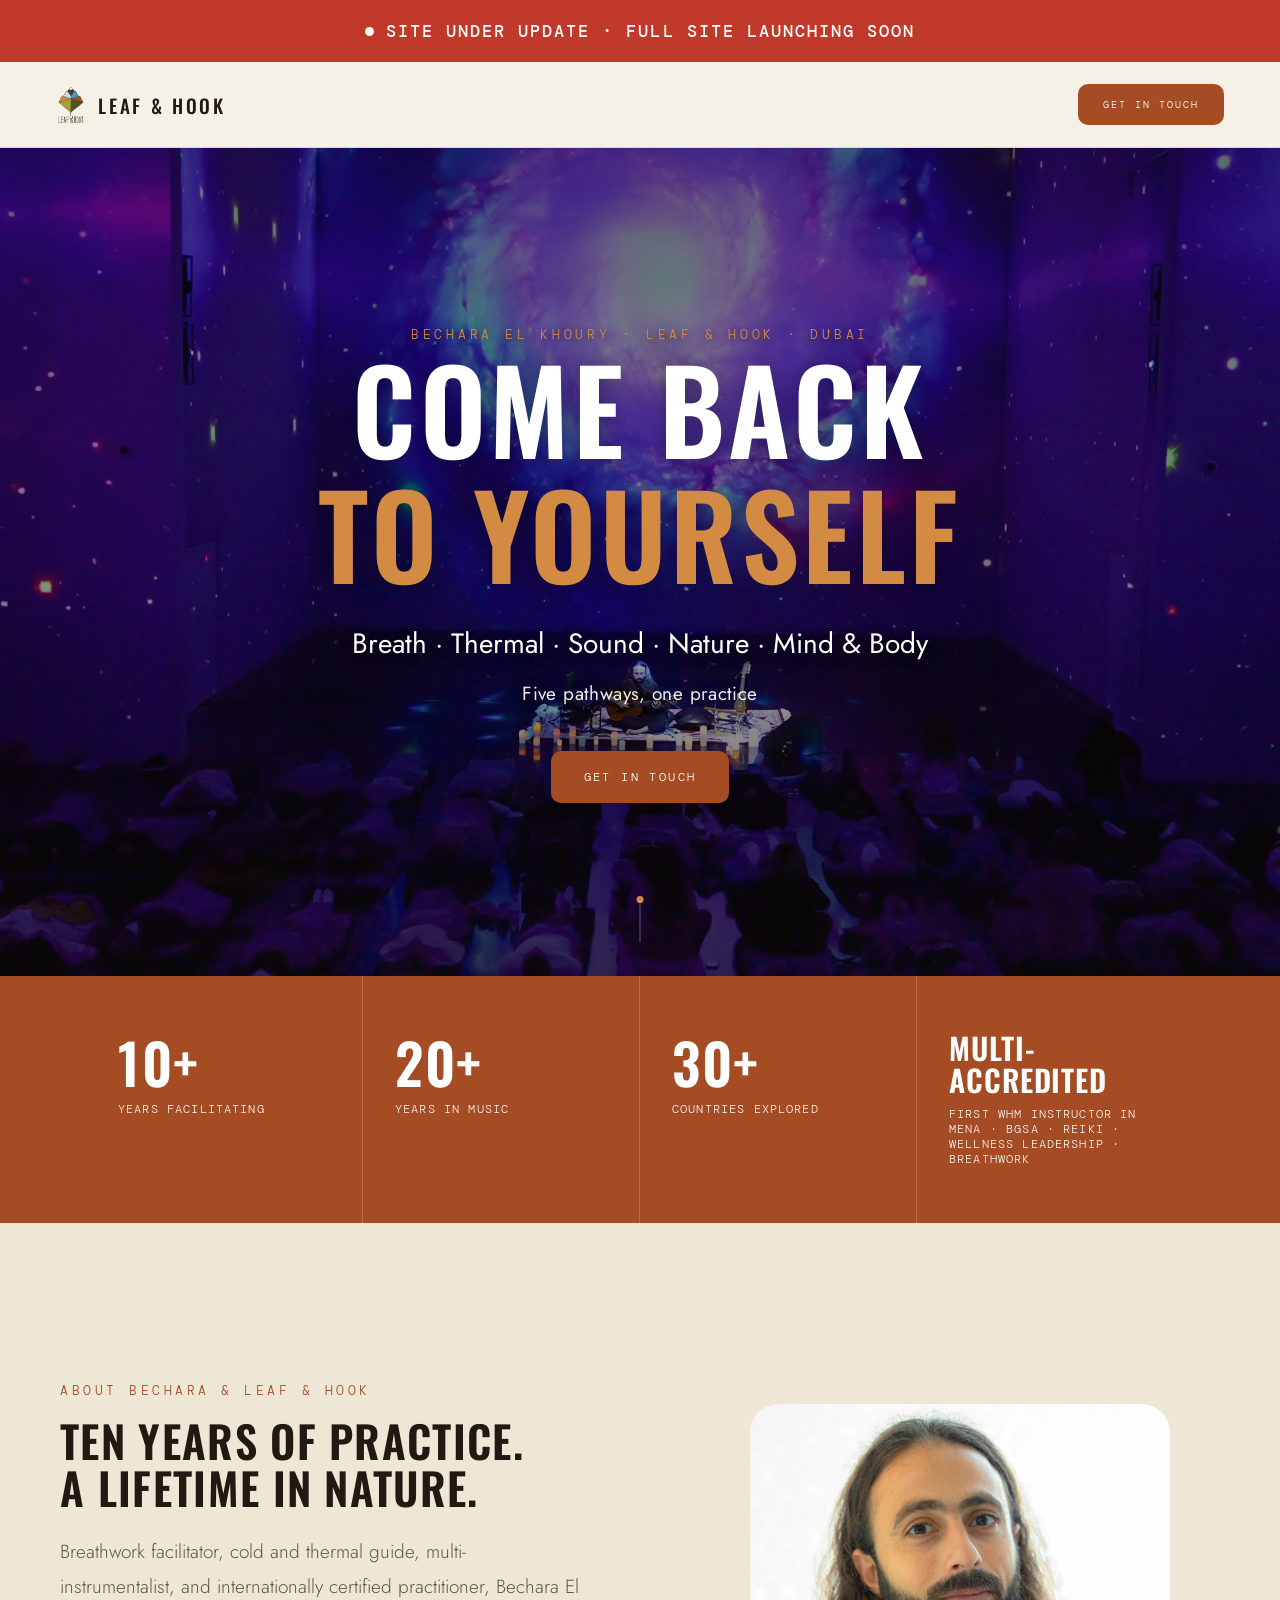
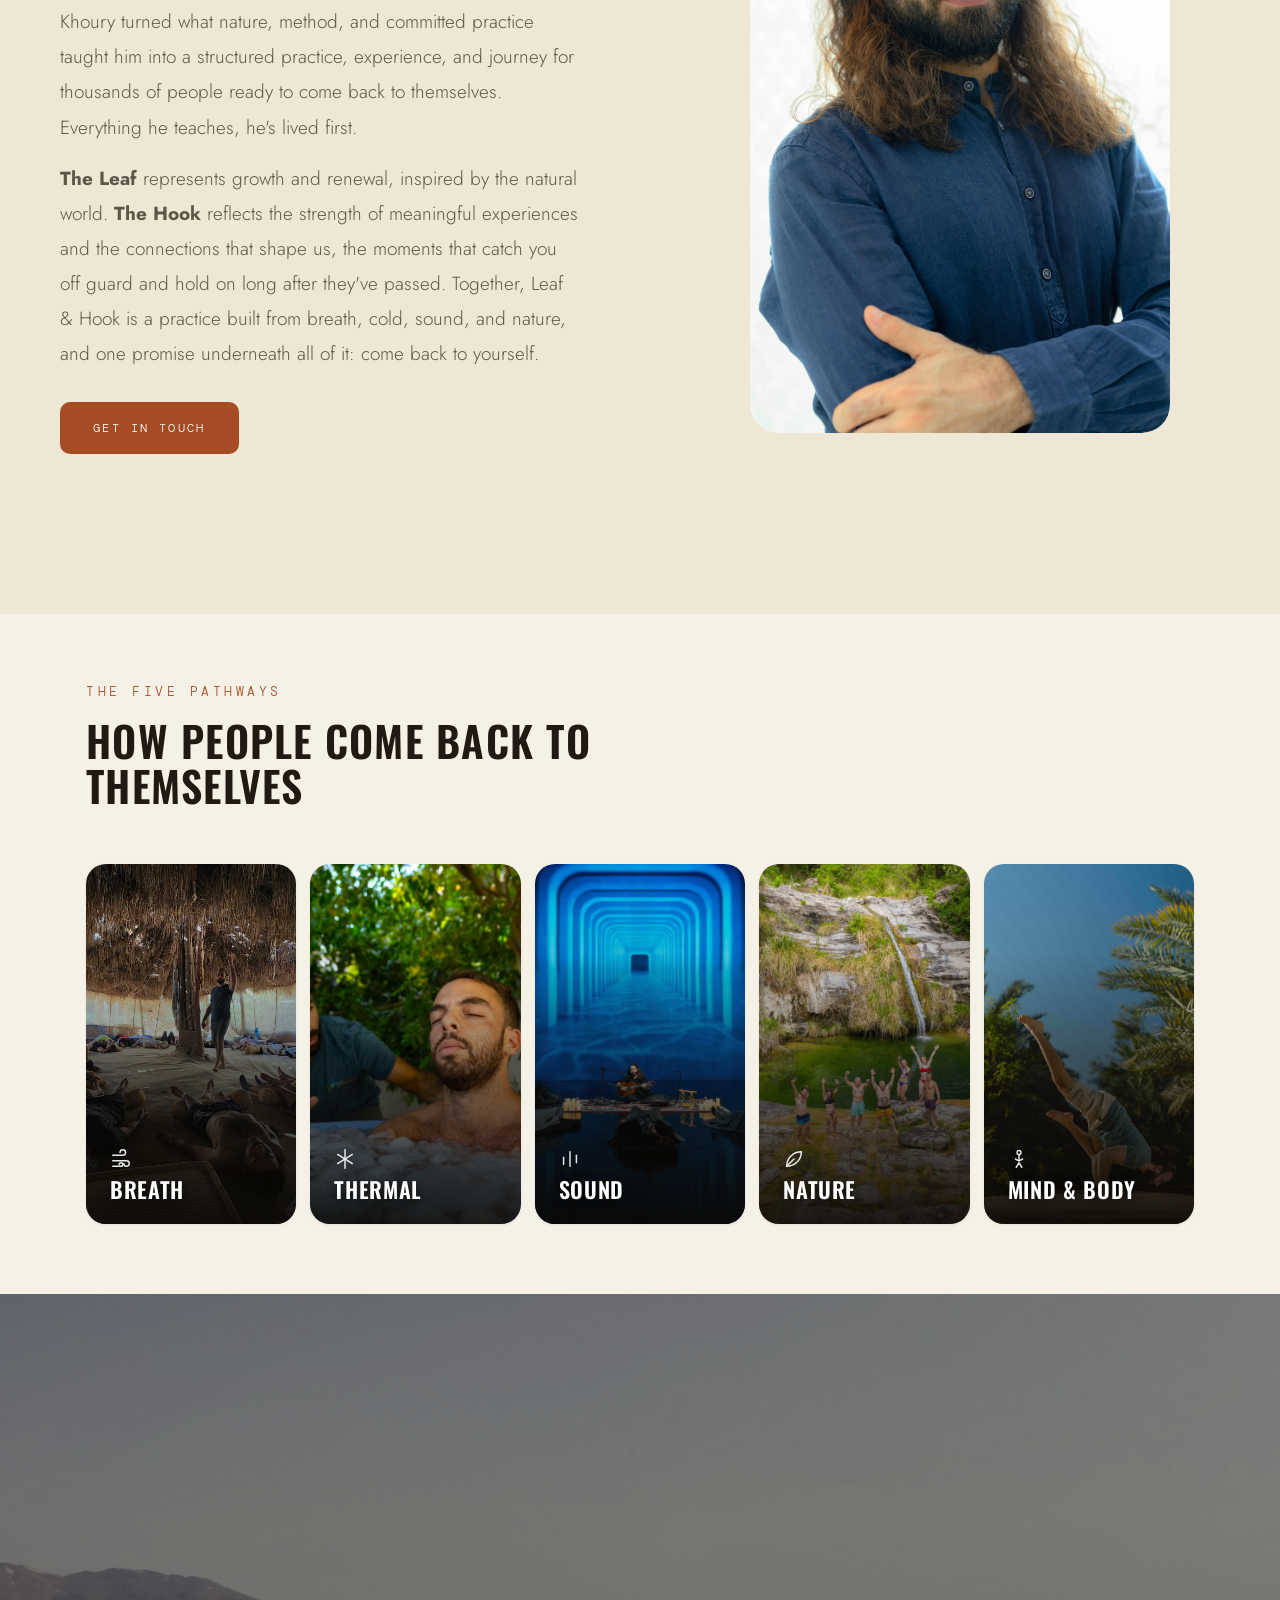
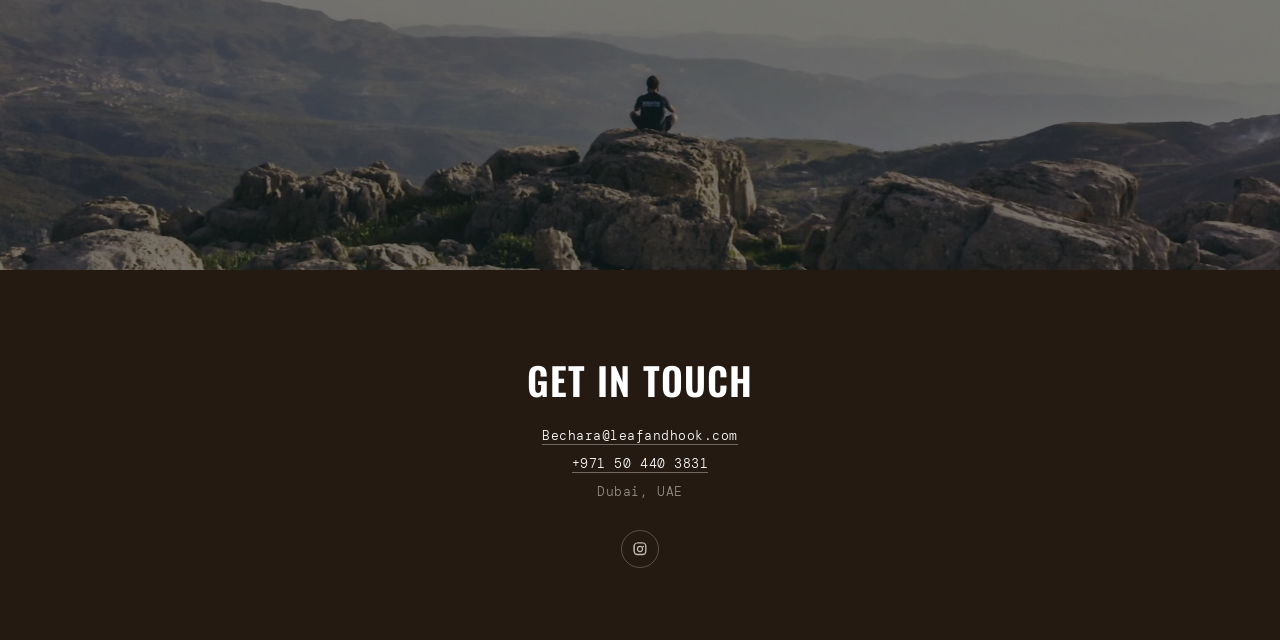
<file: index.html>
<!DOCTYPE html>
<html lang="en">
<head>
<meta charset="UTF-8">
<meta name="viewport" content="width=device-width, initial-scale=1.0">
<title>Leaf &amp; Hook | Bechara El Khoury - Dubai</title>
<meta name="description" content="Leaf & Hook - breathwork, thermal, sound, and nature-based coaching with Bechara El Khoury in Dubai. Full site coming soon.">
<meta name="robots" content="noindex">
<link rel="icon" type="image/png" href="favicon.png">
<link rel="apple-touch-icon" href="favicon.png">
<link rel="stylesheet" href="styles.css">
<style>
 .update-bar{background:#c0392b;color:#fff;text-align:center;padding:20px 20px;font-family:'DM Mono',monospace;font-size:17px;font-weight:500;letter-spacing:.12em;text-transform:uppercase;display:flex;align-items:center;justify-content:center;gap:12px}
 .update-bar::before{content:'';width:9px;height:9px;border-radius:50%;background:#fff;flex:0 0 9px}
 .path-grid a.path-card{cursor:default}
 .path-grid .tile-arrow{display:none}
 .contact-band{background:var(--brown-deep);color:#fff;padding:90px 0;text-align:center}
 .contact-band .disp{color:#fff;font-size:clamp(26px,3.4vw,38px);margin-bottom:26px}
 .contact-links{display:flex;flex-direction:column;gap:10px;align-items:center;margin-bottom:30px;font-family:'DM Mono',monospace;font-size:13px;letter-spacing:.04em}
 .contact-links a{color:#fff;border-bottom:1px solid rgba(255,255,255,.35)}
 .contact-links a:hover{border-color:#fff}
 .contact-links span{color:rgba(246,241,230,.55)}
 .hero-slideshow{position:absolute;inset:-12% 0}
 .hero-slide{position:absolute;inset:0;opacity:0;transition:opacity 1.8s ease;background-image:
   var(--img,none),
   radial-gradient(ellipse at 30% 20%, rgba(64,153,211,.35), transparent 55%),
   radial-gradient(ellipse at 75% 75%, rgba(165,76,36,.32), transparent 55%),
   linear-gradient(160deg, #2c2410 0%, #1c1710 55%, #241a12 100%);
   background-size:cover,auto,auto,auto;background-position:center}
 .hero-slide.active{opacity:1}
 .hero-pathways{font-family:'Jost',sans-serif;font-weight:400;font-size:clamp(20px,2.6vw,28px);color:#fff;margin:24px auto 6px;max-width:700px;text-shadow:0 2px 12px rgba(0,0,0,.5)}
 .hero-sub{margin-top:0}
 #bechara-portrait.about-photo{aspect-ratio:2500/3743;height:auto;width:100%;max-width:420px;margin:0 auto;clip-path:none;border-radius:28px;overflow:hidden}
 #bechara-portrait .about-photo-bg{background-size:cover;background-position:center;border-radius:28px}
 @media (max-width:960px){
   #bechara-portrait.about-photo{max-width:340px}
 }
</style>
</head>
<body>

<div class="update-bar">Site Under Update &middot; Full Site Launching Soon</div>

<nav class="nav" id="nav">
 <a href="#" class="brand" aria-label="Leaf and Hook">
  <img src="leaf-hook-logo.png" alt="Leaf & Hook logo">
  <span>Leaf &amp; Hook</span>
 </a>
 <div class="nav-right">
  <a href="#contact" class="btn btn-solid btn-sm">Get In Touch</a>
 </div>
</nav>

<header class="hero">
 <div class="hero-slideshow" id="heroMedia">
  <div class="hero-slide active" style="--img:url('images/prana-toda-1.jpg')"></div>
  <div class="hero-slide" style="--img:url('images/dsc01157-1.jpg')"></div>
  <div class="hero-slide" style="--img:url('images/img-3690-1.jpg')"></div>
  <div class="hero-slide" style="--img:url('images/prana-toda-2.jpeg')"></div>
  <div class="hero-slide" style="--img:url('images/dji-0407-1.jpg')"></div>
  <div class="hero-slide" style="--img:url('images/img-1142.jpeg')"></div>
  <div class="hero-slide" style="--img:url('images/dsc03515.jpeg')"></div>
  <div class="hero-slide" style="--img:url('images/screenshot-2019-01-15.jpg')"></div>
 </div>
 <div class="hero-scrim"></div>
 <div class="hero-content">
  <span class="hero-eyebrow">Bechara El Khoury &middot; Leaf &amp; Hook &middot; Dubai</span>
  <h1 class="disp">Come Back<br><span class="line2">To Yourself</span></h1>
  <p class="hero-pathways">Breath &middot; Thermal &middot; Sound &middot; Nature &middot; Mind &amp; Body</p>
  <p class="hero-sub">Five pathways, one practice</p>
  <div class="hero-btns">
   <a href="#contact" class="btn btn-solid">Get In Touch</a>
  </div>
 </div>
 <div class="scroll-cue"></div>
</header>

<div class="stat-band">
 <div class="wrap stat-grid reveal">
  <div class="stat"><div class="disp">10+</div><div class="stat-label">Years Facilitating</div></div>
  <div class="stat"><div class="disp">20+</div><div class="stat-label">Years In Music</div></div>
  <div class="stat"><div class="disp">30+</div><div class="stat-label">Countries Explored</div></div>
  <div class="stat small"><div class="disp">Multi-Accredited</div><div class="stat-label">First WHM Instructor In MENA &middot; BGSA &middot; Reiki &middot; Wellness Leadership &middot; Breathwork</div></div>
 </div>
</div>

<section class="about-sec" id="about">
 <div class="about-grid">
  <div class="about-text reveal">
   <span class="eyebrow">About Bechara &amp; Leaf &amp; Hook</span>
   <div class="disp">Ten Years Of Practice.<br>A Lifetime In Nature.</div>
   <p style="margin-top:22px">Breathwork facilitator, cold and thermal guide, multi-instrumentalist, and internationally certified practitioner, Bechara El Khoury turned what nature, method, and committed practice taught him into a structured practice, experience, and journey for thousands of people ready to come back to themselves. Everything he teaches, he's lived first.</p>
   <p style="margin-top:16px"><strong>The Leaf</strong> represents growth and renewal, inspired by the natural world. <strong>The Hook</strong> reflects the strength of meaningful experiences and the connections that shape us, the moments that catch you off guard and hold on long after they've passed. Together, Leaf &amp; Hook is a practice built from breath, cold, sound, and nature, and one promise underneath all of it: come back to yourself.</p>
   <div style="margin-top:30px;display:flex;gap:14px;flex-wrap:wrap">
    <a href="#contact" class="btn btn-solid">Get In Touch</a>
   </div>
  </div>
  <div class="about-photo reveal" id="bechara-portrait">
   <div class="about-photo-bg" style="--img:url('images/dsc03933-2.jpg')"></div>
  </div>
 </div>
</section>

<section class="tight" id="practice">
 <div class="wrap">
  <div class="path-head reveal">
   <span class="eyebrow">The Five Pathways</span>
   <h2 class="disp" style="font-size:clamp(28px,3.6vw,42px)">How People Come Back To Themselves</h2>
  </div>
  <div class="path-grid reveal stagger">
   <div class="path-card photo-tile">
    <div class="tile-bg" style="--img:url('images/pathway-breath.jpg');--fallback:var(--ice)"></div>
    <div class="tile-scrim"></div>
    <div class="tile-caption"><svg class="path-glyph" viewBox="0 0 24 24"><path d="M3 8h11a3 3 0 1 0-3-3"/><path d="M3 14h15a3 3 0 1 1-3 3"/><path d="M3 20h9a2 2 0 1 0-2-2"/></svg><div class="disp tile-title">Breath</div><p class="tile-desc">The foundation of everything else</p></div>
   </div>
   <div class="path-card photo-tile">
    <div class="tile-bg" style="--img:url('images/pathway-thermal.jpg');--fallback:var(--sky)"></div>
    <div class="tile-scrim"></div>
    <div class="tile-caption"><svg class="path-glyph" viewBox="0 0 24 24"><line x1="12" y1="2" x2="12" y2="22"/><line x1="4" y1="7" x2="20" y2="17"/><line x1="20" y1="7" x2="4" y2="17"/></svg><div class="disp tile-title">Thermal</div><p class="tile-desc">Cold &amp; heat as real regulation</p></div>
   </div>
   <div class="path-card photo-tile">
    <div class="tile-bg" style="--img:url('images/pathway-sound.jpg');--fallback:var(--rust)"></div>
    <div class="tile-scrim"></div>
    <div class="tile-caption"><svg class="path-glyph" viewBox="0 0 24 24"><line x1="5" y1="18" x2="5" y2="10"/><line x1="12" y1="20" x2="12" y2="4"/><line x1="19" y1="16" x2="19" y2="8"/></svg><div class="disp tile-title">Sound</div><p class="tile-desc">Live music &amp; voice, woven through the practice</p></div>
   </div>
   <div class="path-card photo-tile">
    <div class="tile-bg" style="--img:url('images/pathway-nature.jpg');--fallback:var(--olive)"></div>
    <div class="tile-scrim"></div>
    <div class="tile-caption"><svg class="path-glyph" viewBox="0 0 24 24"><path d="M20 4c-9 0-16 7-16 16 9 0 16-7 16-16z"/><path d="M4 20 12 12"/></svg><div class="disp tile-title">Nature</div><p class="tile-desc">Not scenery - medicine</p></div>
   </div>
   <div class="path-card photo-tile">
    <div class="tile-bg" style="--img:url('images/pathway-mindbody.jpg');--fallback:var(--olive-dark2)"></div>
    <div class="tile-scrim"></div>
    <div class="tile-caption"><svg class="path-glyph" viewBox="0 0 24 24"><circle cx="12" cy="5" r="2.2"/><path d="M12 8v6"/><path d="M8 12l4 2 4-2"/><path d="M9 21l3-5 3 5"/></svg><div class="disp tile-title">Mind &amp; Body</div><p class="tile-desc">The ground beneath the rest</p></div>
   </div>
  </div>
 </div>
</section>

<div class="quote-band">
 <div class="quote-parallax"><div class="quote-bg" style="--img:url('images/quote-1-bg.jpg')"></div></div>
 <div class="quote-scrim"></div>
 <div class="quote-content reveal">
  <span class="eyebrow">The One Promise</span>
  <div class="disp">"Everything you need is already in you.<br>The practice is learning how to reach it."</div>
 </div>
</div>

<div class="contact-band" id="contact">
 <div class="wrap">
  <div class="disp">Get In Touch</div>
  <div class="contact-links">
   <a href="mailto:Bechara@leafandhook.com">Bechara@leafandhook.com</a>
   <a href="tel:+971504403831">+971 50 440 3831</a>
   <span>Dubai, UAE</span>
  </div>
  <div class="social-row" style="justify-content:center">
   <a href="https://www.instagram.com/leaf_and_hook/" target="_blank" rel="noopener" aria-label="Instagram"><svg viewBox="0 0 24 24"><path d="M12 2c2.7 0 3.1 0 4.1.1 1 .1 1.7.2 2.3.5.6.2 1.1.6 1.6 1.1.5.5.8 1 1.1 1.6.2.6.4 1.3.5 2.3.1 1 .1 1.4.1 4.1s0 3.1-.1 4.1c-.1 1-.2 1.7-.5 2.3-.2.6-.6 1.1-1.1 1.6-.5.5-1 .8-1.6 1.1-.6.2-1.3.4-2.3.5-1 .1-1.4.1-4.1.1s-3.1 0-4.1-.1c-1-.1-1.7-.2-2.3-.5-.6-.2-1.1-.6-1.6-1.1-.5-.5-.8-1-1.1-1.6-.2-.6-.4-1.3-.5-2.3C2 15.1 2 14.7 2 12s0-3.1.1-4.1c.1-1 .2-1.7.5-2.3.2-.6.6-1.1 1.1-1.6.5-.5 1-.8 1.6-1.1.6-.2 1.3-.4 2.3-.5C8.9 2 9.3 2 12 2zm0 1.8c-2.6 0-3 0-4 .1-.9 0-1.4.2-1.7.3-.4.2-.7.3-1 .6-.3.3-.5.6-.6 1-.1.3-.3.8-.3 1.7-.1 1-.1 1.4-.1 4s0 3 .1 4c0 .9.2 1.4.3 1.7.2.4.3.7.6 1 .3.3.6.5 1 .6.3.1.8.3 1.7.3 1 .1 1.4.1 4 .1s3 0 4-.1c.9 0 1.4-.2 1.7-.3.4-.2.7-.3 1-.6.3-.3.5-.6.6-1 .1-.3.3-.8.3-1.7.1-1 .1-1.4.1-4s0-3-.1-4c0-.9-.2-1.4-.3-1.7-.2-.4-.3-.7-.6-1-.3-.3-.6-.5-1-.6-.3-.1-.8-.3-1.7-.3-1-.1-1.4-.1-4-.1zm0 3.5a4.7 4.7 0 1 1 0 9.4 4.7 4.7 0 0 1 0-9.4zm0 1.8a2.9 2.9 0 1 0 0 5.8 2.9 2.9 0 0 0 0-5.8zm5-2a1.1 1.1 0 1 1 0 2.2 1.1 1.1 0 0 1 0-2.2z"/></svg></a>
  </div>
 </div>
</div>

<script src="site.js"></script>
<script>
(function(){
  var slides = document.querySelectorAll('.hero-slide');
  if (slides.length < 2) return;
  var i = 0;
  setInterval(function(){
    slides[i].classList.remove('active');
    i = (i + 1) % slides.length;
    slides[i].classList.add('active');
  }, 4500);
})();
</script>
</body>
</html>
</file>
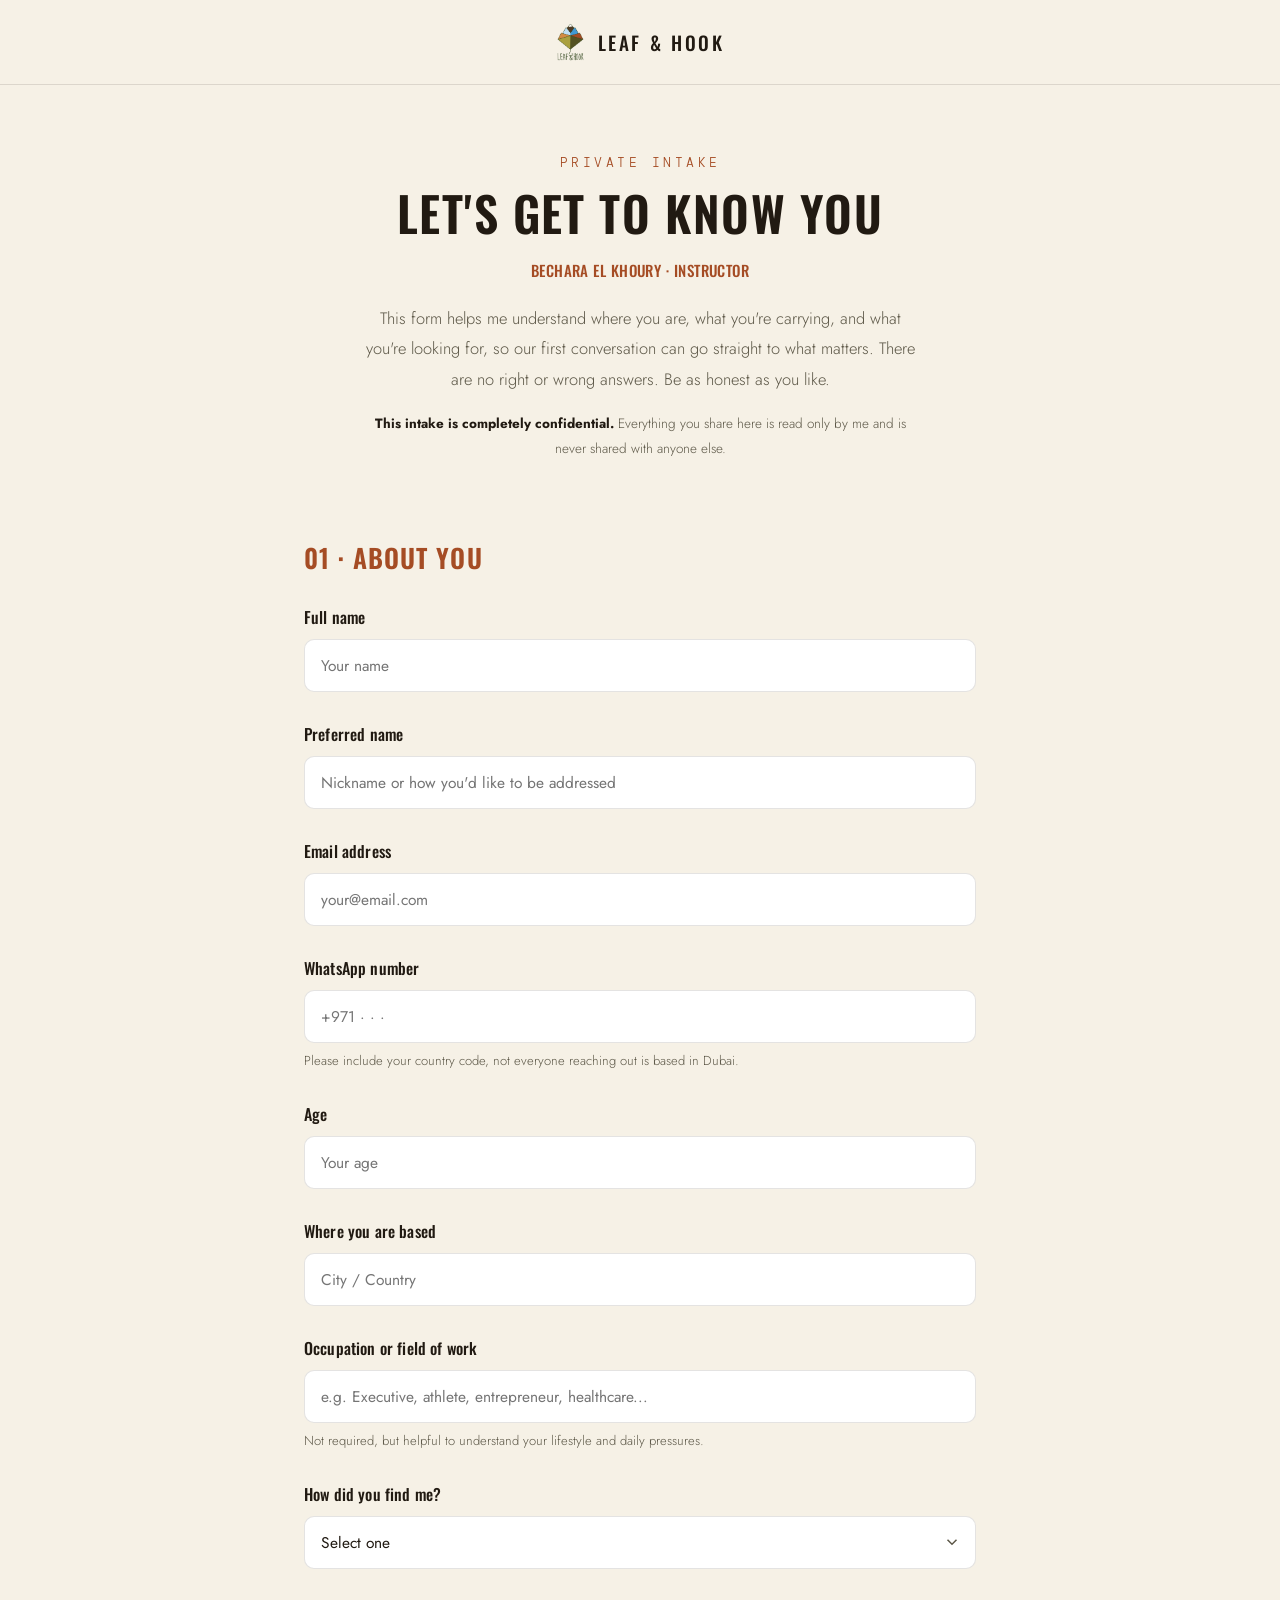
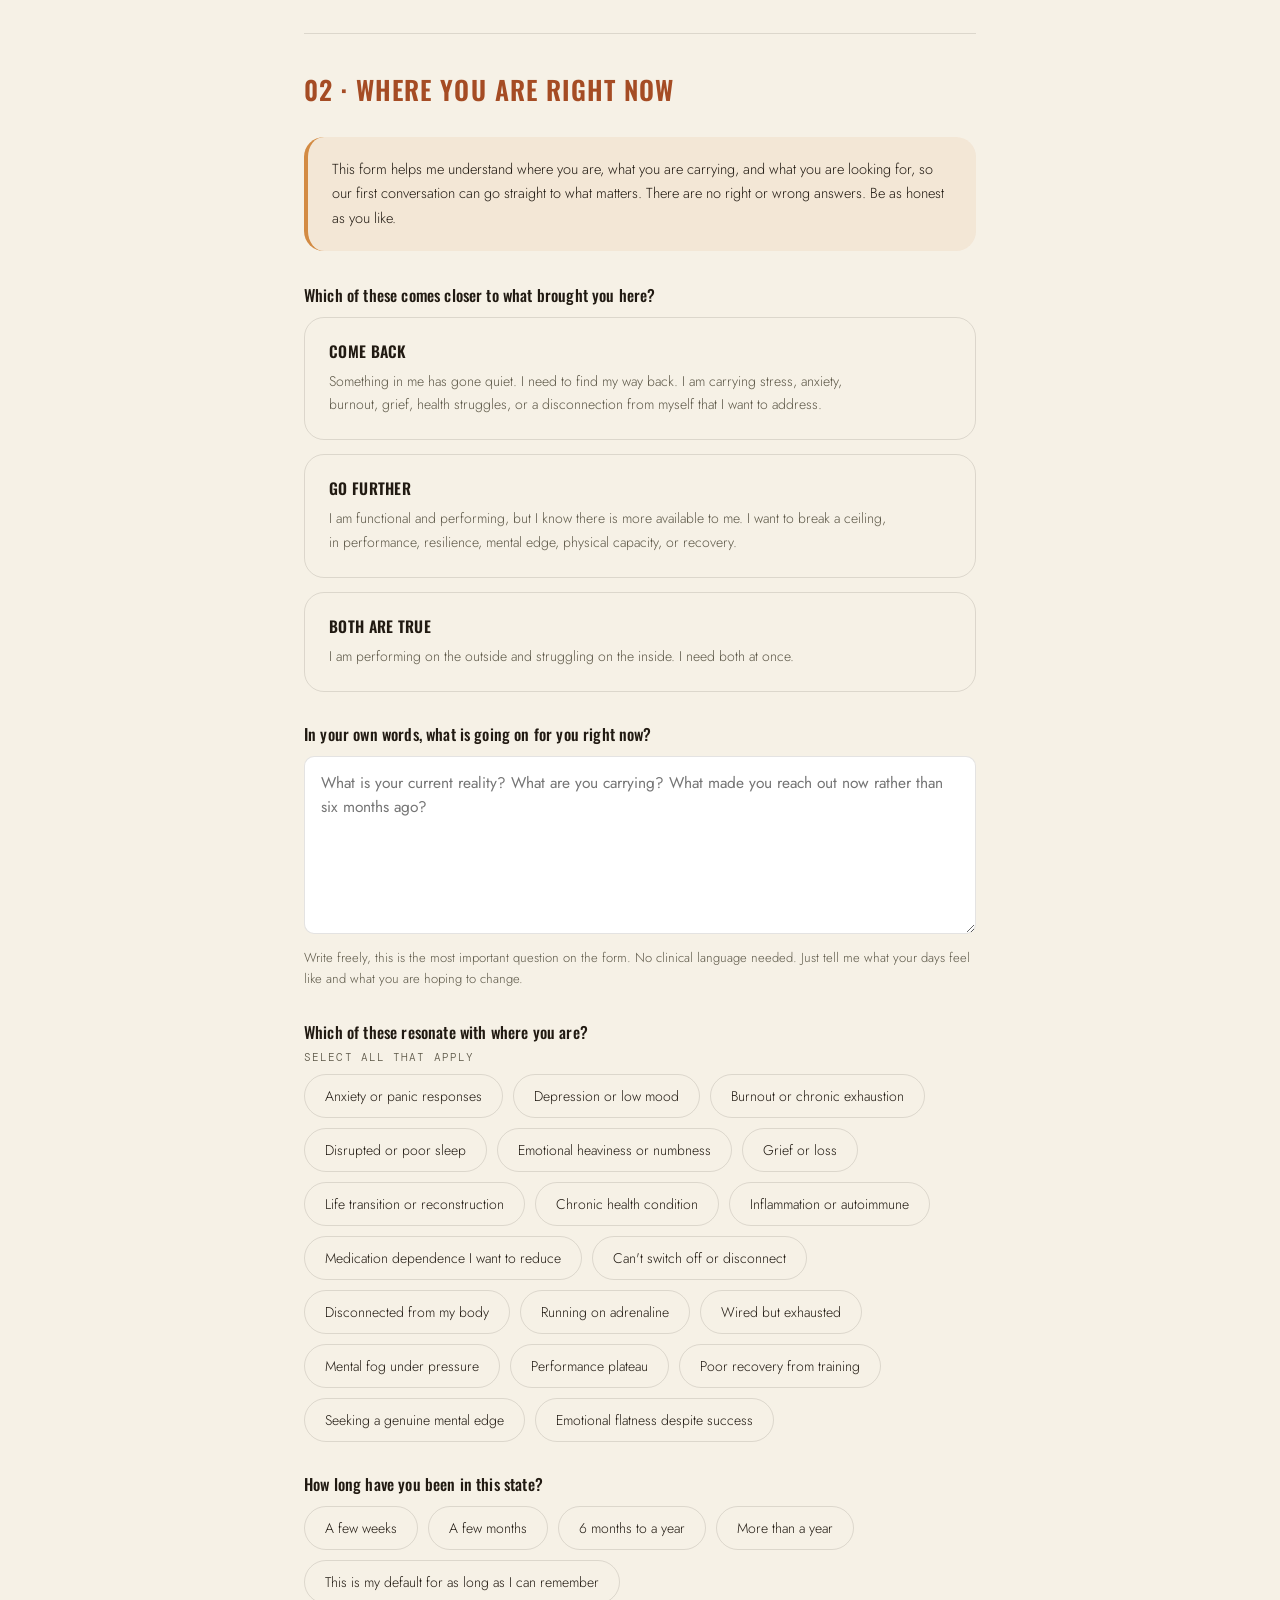
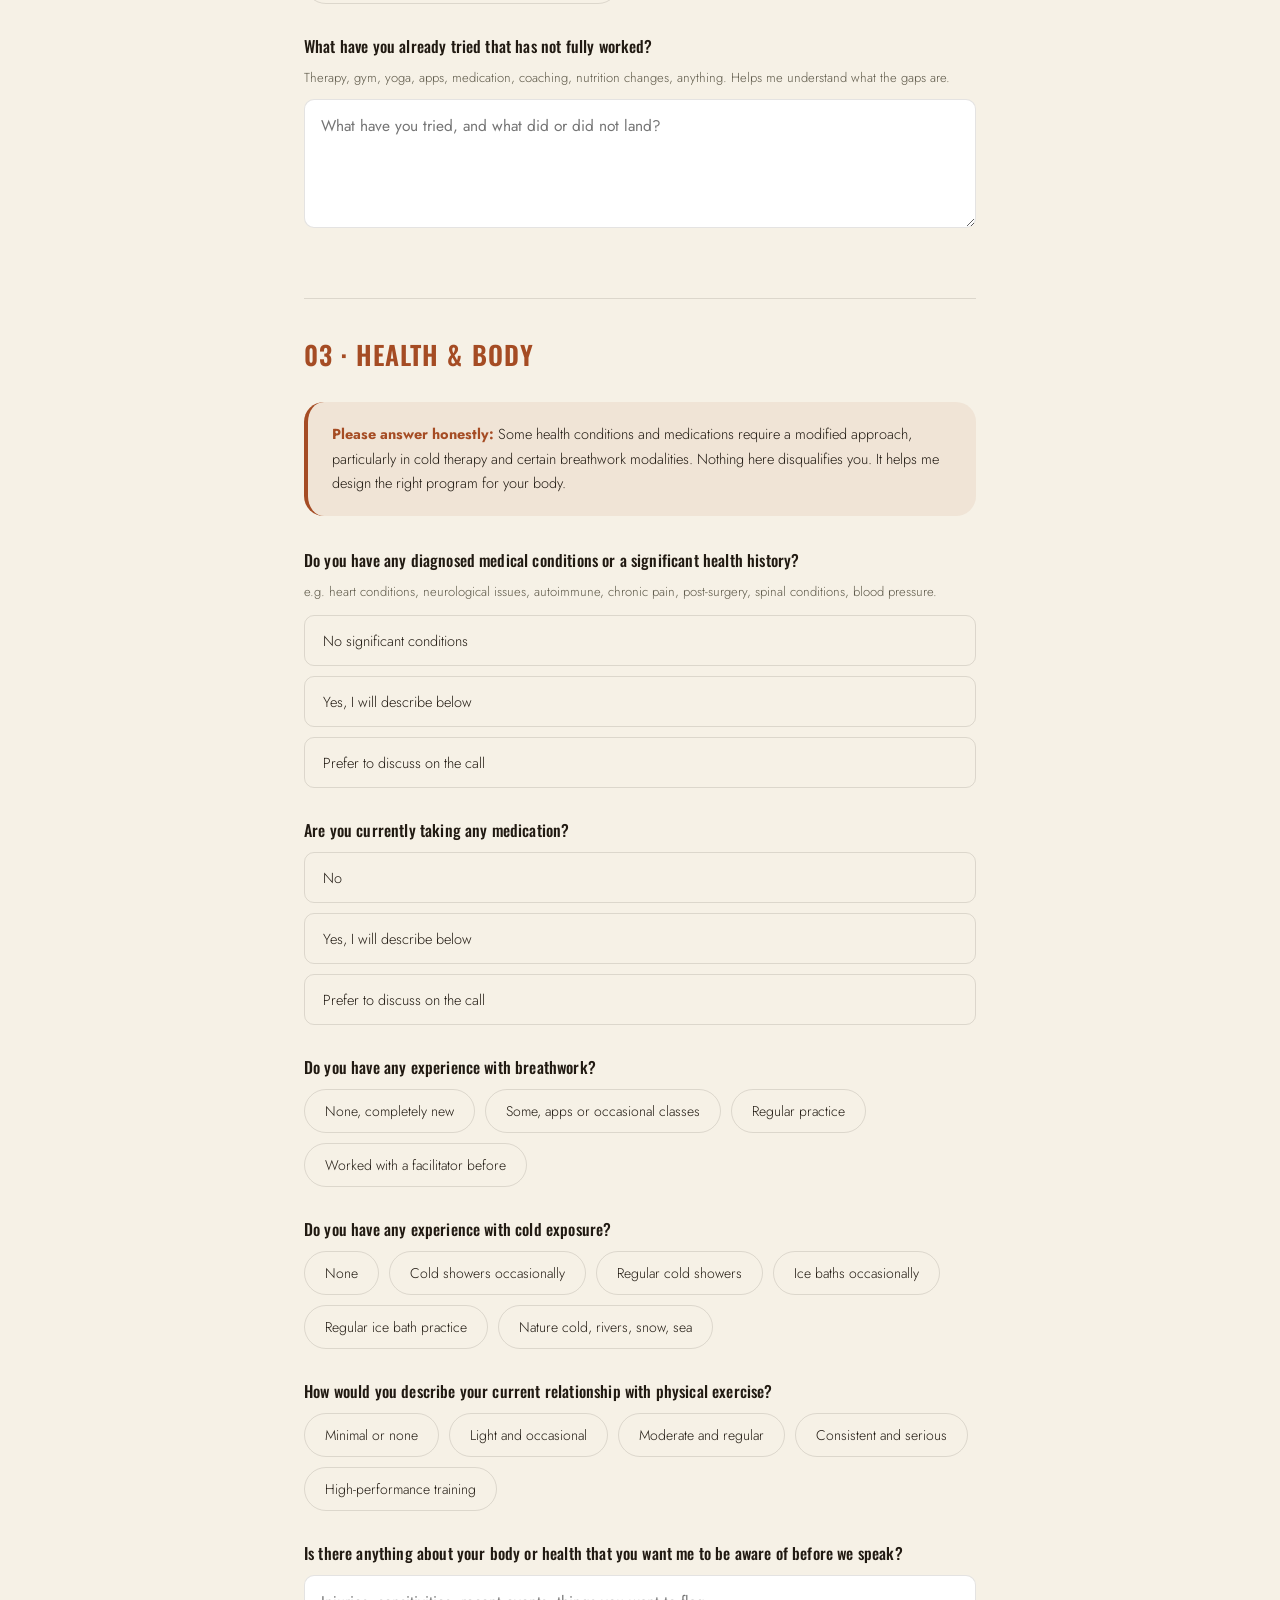
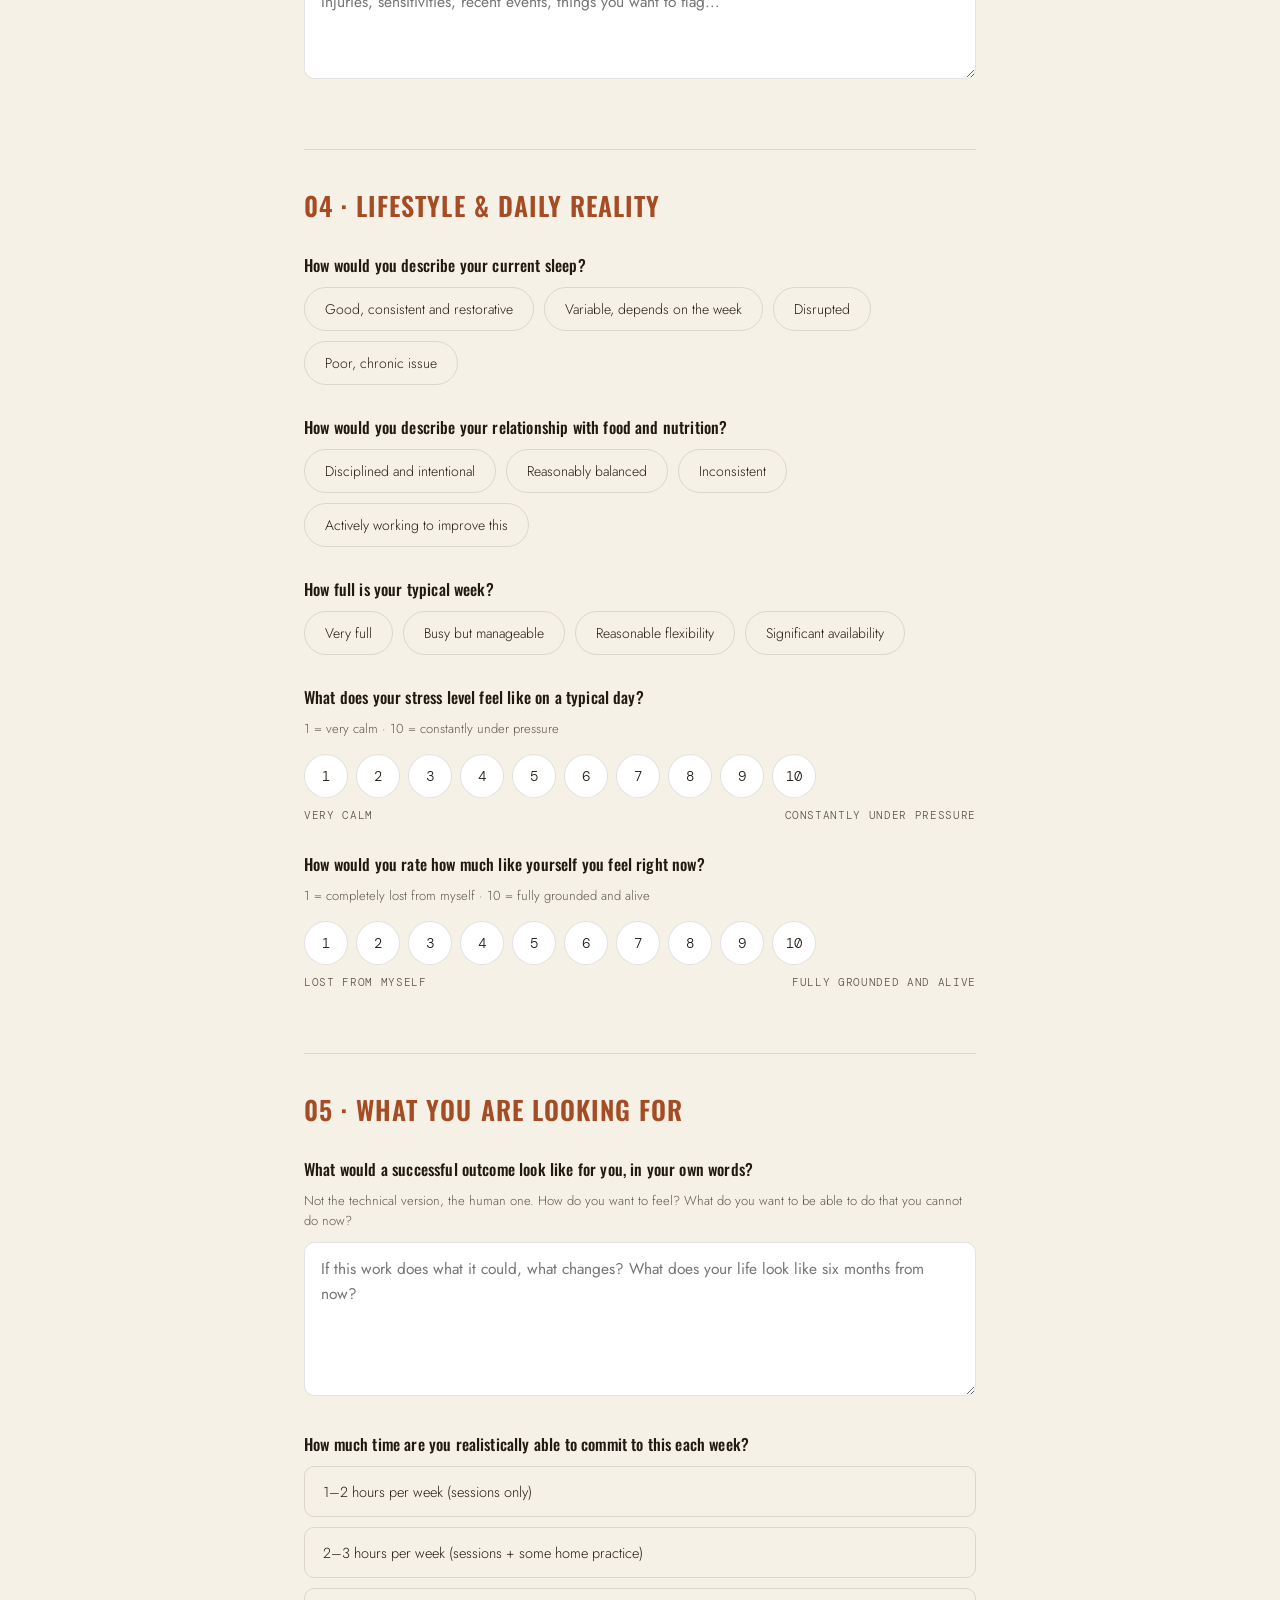
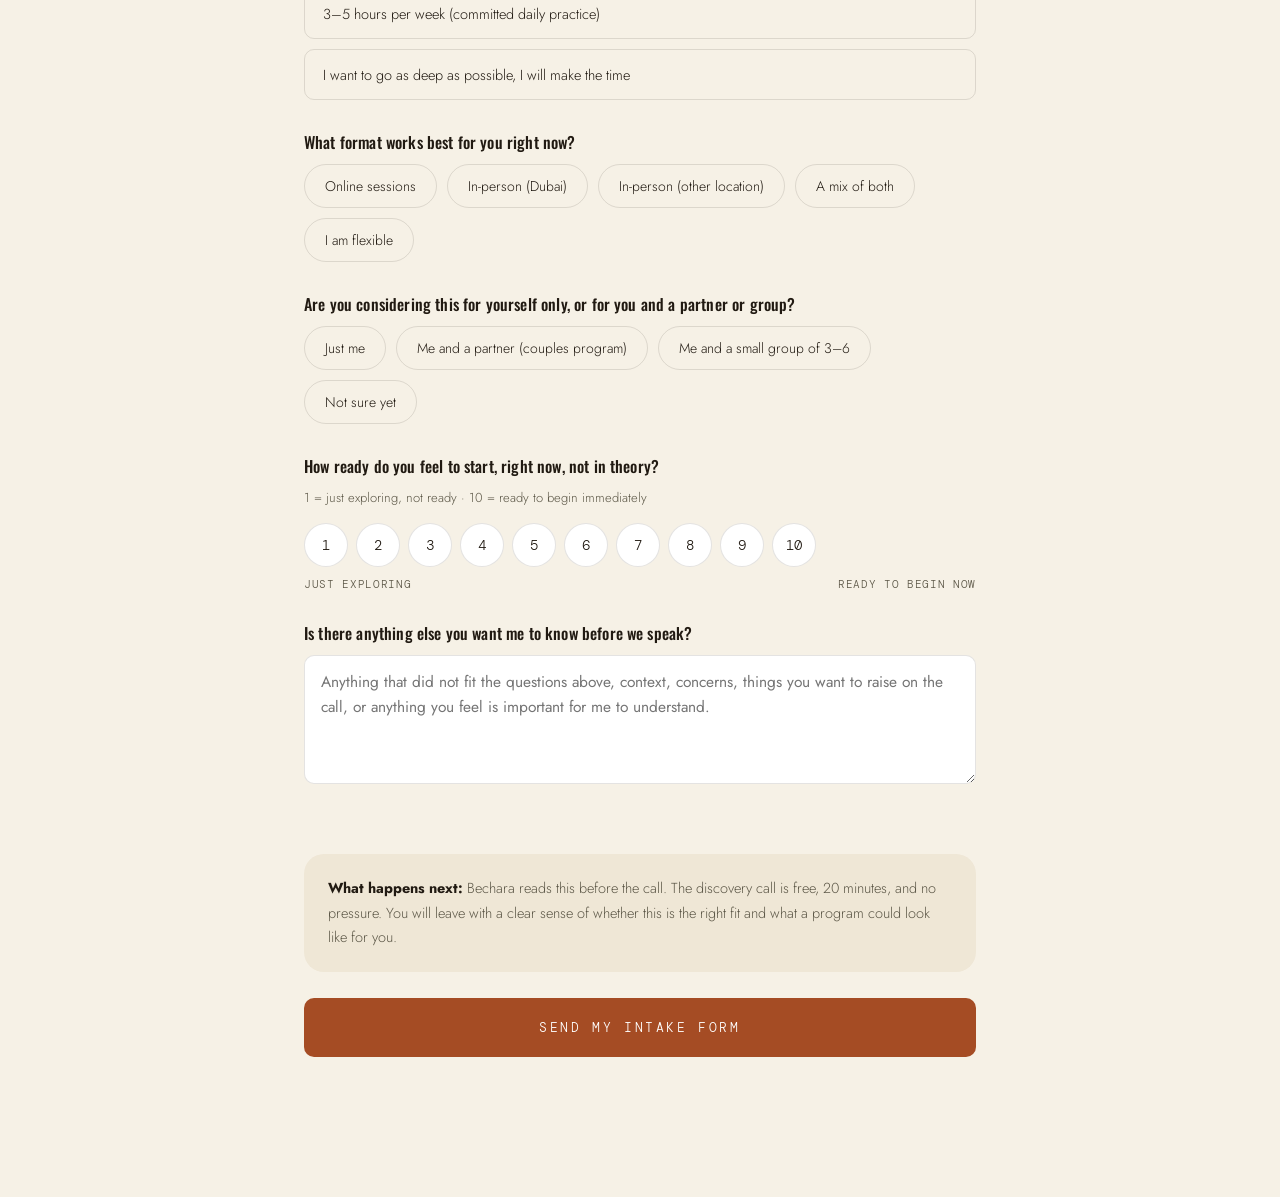
<file: client-intake.html>
<!DOCTYPE html>
<html lang="en">
<head>
<meta charset="UTF-8">
<meta name="viewport" content="width=device-width, initial-scale=1.0">
<title>Client Intake | Leaf &amp; Hook</title>
<meta name="description" content="Private client intake form for Leaf & Hook.">
<meta name="robots" content="noindex, nofollow">
<link rel="icon" type="image/png" href="favicon.png">
<link rel="apple-touch-icon" href="favicon.png">
<link rel="stylesheet" href="styles.css">
<style>
 body{background:var(--cream)}
 .intake-header{padding:70px 24px 40px;text-align:center;max-width:720px;margin:0 auto}
 .intake-header .eyebrow{margin-bottom:16px}
 .intake-header .disp{font-size:clamp(30px,4.4vw,48px);margin-bottom:18px}
 .intake-header p{margin:0 auto;font-size:16.5px}

 .form-shell{max-width:720px;margin:0 auto;padding:0 24px 140px}
 .form-section{margin-bottom:64px;padding-top:36px;border-top:1px solid var(--rule)}
 .form-section:first-of-type{border-top:none}
 .section-label{font-family:'Oswald',sans-serif;text-transform:uppercase;font-weight:600;letter-spacing:.04em;font-size:clamp(20px,2.6vw,26px);color:var(--rust);margin-bottom:28px;display:block}

 .info-box{background:rgba(211,139,67,.1);border-left:4px solid var(--orange);padding:20px 24px;border-radius:var(--radius-md);font-size:14.5px;color:var(--ink);margin-bottom:32px;line-height:1.7}
 .alert-box{background:rgba(165,76,36,.08);border-left:4px solid var(--rust);padding:20px 24px;border-radius:var(--radius-md);font-size:14.5px;color:var(--ink);margin-bottom:32px;line-height:1.7}
 .alert-box strong{color:var(--rust)}

 .q-field{margin-bottom:30px}
 .field-label{display:block;font-family:'Oswald',sans-serif;font-weight:500;font-size:16px;color:var(--ink);margin-bottom:10px;letter-spacing:.01em}
 .field-sub{display:block;font-family:'DM Mono',monospace;font-size:11px;letter-spacing:.1em;text-transform:uppercase;color:var(--slate);margin:-4px 0 10px}
 .helper{display:block;font-size:13px;color:var(--slate);margin-top:8px;line-height:1.6}

 input[type=text],input[type=email],input[type=tel],textarea,select{
   width:100%;padding:14px 16px;border:1px solid var(--rule);border-radius:var(--radius-sm);
   font-family:'Jost',sans-serif;font-size:15.5px;color:var(--ink);background:#fff;
 }
 textarea{resize:vertical;line-height:1.6}
 select{appearance:none;-webkit-appearance:none;background-image:url("data:image/svg+xml,%3Csvg xmlns='http://www.w3.org/2000/svg' viewBox='0 0 24 24' fill='none' stroke='%235c5747' stroke-width='2'%3E%3Cpolyline points='6 9 12 15 18 9'/%3E%3C/svg%3E");background-repeat:no-repeat;background-position:right 14px center;background-size:18px;cursor:pointer}
 input:focus,textarea:focus,select:focus{outline:none;border-color:var(--rust)}

 .pill-group{display:flex;flex-wrap:wrap;gap:10px}
 .pill-option{position:relative;border:1px solid var(--rule);border-radius:999px;padding:11px 20px;font-size:14px;color:var(--ink);cursor:pointer;transition:background .2s ease,border-color .2s ease,color .2s ease}
 .pill-option input{position:absolute;opacity:0;width:1px;height:1px}
 .pill-option:hover{border-color:var(--rust)}
 .pill-option:has(input:checked){background:var(--rust);border-color:var(--rust);color:#fff}

 .stack-group{display:flex;flex-direction:column;gap:10px}
 .stack-option{position:relative;border:1px solid var(--rule);border-radius:var(--radius-sm);padding:14px 18px;font-size:14.5px;color:var(--ink);cursor:pointer;transition:border-color .2s ease,background .2s ease}
 .stack-option input{position:absolute;opacity:0;width:1px;height:1px}
 .stack-option:hover{border-color:var(--rust)}
 .stack-option:has(input:checked){border-color:var(--rust);background:rgba(165,76,36,.06)}

 .path-group{display:flex;flex-direction:column;gap:14px}
 .path-option{position:relative;border:1.5px solid var(--rule);border-radius:var(--radius-md);padding:22px 24px;cursor:pointer;transition:border-color .2s ease,background .2s ease}
 .path-option input{position:absolute;opacity:0;width:1px;height:1px}
 .path-option:hover{border-color:var(--rust)}
 .path-option:has(input:checked){border-color:var(--rust);background:rgba(165,76,36,.05)}
 .path-title{font-family:'Oswald',sans-serif;font-weight:600;text-transform:uppercase;font-size:15.5px;color:var(--ink);margin-bottom:8px;letter-spacing:.02em}
 .path-desc{font-size:14px;color:var(--slate);margin:0;line-height:1.7}

 .conditional-field{display:none;margin-top:14px}
 .conditional-field.show{display:block}

 .scale-row{display:flex;flex-wrap:wrap;gap:8px;margin-top:14px}
 .scale-btn{width:44px;height:44px;border-radius:50%;border:1px solid var(--rule);background:#fff;font-family:'DM Mono',monospace;font-size:14px;color:var(--ink);cursor:pointer;display:flex;align-items:center;justify-content:center;transition:background .2s ease,border-color .2s ease,color .2s ease}
 .scale-btn:hover{border-color:var(--rust)}
 .scale-btn.selected{background:var(--orange);border-color:var(--orange);color:#fff}
 .scale-labels{display:flex;justify-content:space-between;font-family:'DM Mono',monospace;font-size:11px;letter-spacing:.06em;text-transform:uppercase;color:var(--slate);margin-top:10px}

 .submit-note{background:var(--cream2);border-radius:var(--radius-md);padding:22px 24px;font-size:14.5px;color:var(--slate);line-height:1.7;margin-bottom:26px}
 .submit-note strong{color:var(--ink)}
 .btn-submit{width:100%;justify-content:center;padding:20px;font-size:13px}
 .submit-error{display:none;color:var(--rust);font-size:14px;margin-top:14px;text-align:center}

 #thank-you{display:none;text-align:center;padding:120px 24px;max-width:600px;margin:0 auto}
 #thank-you .disp{font-size:clamp(32px,4.4vw,48px);margin-bottom:22px}
 #thank-you p{margin:0 auto 20px;font-size:16.5px}
 #thank-you .signed{font-family:'Oswald',sans-serif;font-style:italic;font-weight:400;color:var(--rust);font-size:18px;margin-top:30px}

 @media (max-width:600px){
   .path-option,.stack-option{padding:16px 18px}
 }
</style>
</head>
<body>

<nav class="nav" id="nav" style="justify-content:center">
  <a href="#" class="brand" aria-label="Leaf and Hook" style="pointer-events:none">
    <img src="leaf-hook-logo.png" alt="Leaf & Hook logo">
    <span>Leaf &amp; Hook</span>
  </a>
</nav>

<div class="intake-header">
  <span class="eyebrow">Private Intake</span>
  <div class="disp">Let's Get To Know You</div>
  <p style="font-family:'Oswald',sans-serif;font-weight:500;text-transform:uppercase;letter-spacing:.03em;font-size:15px;color:var(--rust);margin-bottom:18px">Bechara El Khoury &middot; Instructor</p>
  <p>This form helps me understand where you are, what you're carrying, and what you're looking for, so our first conversation can go straight to what matters. There are no right or wrong answers. Be as honest as you like.</p>
  <p style="font-size:13.5px;color:var(--slate);margin-top:18px"><strong style="color:var(--ink)">This intake is completely confidential.</strong> Everything you share here is read only by me and is never shared with anyone else.</p>
</div>

<div class="form-shell">
<form id="intake-form" action="https://formspree.io/f/xdekkela" method="POST">
  <input type="hidden" name="_subject" value="New Leaf & Hook Intake Form Submission">
  <input type="hidden" name="_replyto" value="Bechara@leafandhook.com">

  <!-- SECTION 01 -->
  <div class="form-section">
    <span class="section-label">01 &middot; About You</span>

    <div class="q-field">
      <label class="field-label" for="full_name">Full name</label>
      <input type="text" id="full_name" name="full_name" placeholder="Your name" required>
    </div>

    <div class="q-field">
      <label class="field-label" for="preferred_name">Preferred name</label>
      <input type="text" id="preferred_name" name="preferred_name" placeholder="Nickname or how you'd like to be addressed">
    </div>

    <div class="q-field">
      <label class="field-label" for="email">Email address</label>
      <input type="email" id="email" name="email" placeholder="your@email.com" required>
    </div>

    <div class="q-field">
      <label class="field-label" for="whatsapp">WhatsApp number</label>
      <input type="tel" id="whatsapp" name="whatsapp" placeholder="+971 &middot; &middot; &middot;" required>
      <span class="helper">Please include your country code, not everyone reaching out is based in Dubai.</span>
    </div>

    <div class="q-field">
      <label class="field-label" for="age">Age</label>
      <input type="text" id="age" name="age" placeholder="Your age">
    </div>

    <div class="q-field">
      <label class="field-label" for="location">Where you are based</label>
      <input type="text" id="location" name="location" placeholder="City / Country">
    </div>

    <div class="q-field">
      <label class="field-label" for="occupation">Occupation or field of work</label>
      <input type="text" id="occupation" name="occupation" placeholder="e.g. Executive, athlete, entrepreneur, healthcare...">
      <span class="helper">Not required, but helpful to understand your lifestyle and daily pressures.</span>
    </div>

    <div class="q-field">
      <label class="field-label" for="how_found">How did you find me?</label>
      <select id="how_found" name="how_found">
        <option value="">Select one</option>
        <option>Prana Harmony event</option>
        <option>Breathwork or cold workshop</option>
        <option>Word of mouth / referral</option>
        <option>Instagram</option>
        <option>LinkedIn</option>
        <option>Google search</option>
        <option>Corporate or workplace</option>
        <option>Other</option>
      </select>
    </div>
  </div>

  <!-- SECTION 02 -->
  <div class="form-section">
    <span class="section-label">02 &middot; Where You Are Right Now</span>

    <div class="info-box">This form helps me understand where you are, what you are carrying, and what you are looking for, so our first conversation can go straight to what matters. There are no right or wrong answers. Be as honest as you like.</div>

    <div class="q-field">
      <label class="field-label">Which of these comes closer to what brought you here?</label>
      <div class="path-group">
        <label class="path-option">
          <input type="radio" name="path" value="Come Back" required>
          <div class="path-title">Come Back</div>
          <p class="path-desc">Something in me has gone quiet. I need to find my way back. I am carrying stress, anxiety, burnout, grief, health struggles, or a disconnection from myself that I want to address.</p>
        </label>
        <label class="path-option">
          <input type="radio" name="path" value="Go Further" required>
          <div class="path-title">Go Further</div>
          <p class="path-desc">I am functional and performing, but I know there is more available to me. I want to break a ceiling, in performance, resilience, mental edge, physical capacity, or recovery.</p>
        </label>
        <label class="path-option">
          <input type="radio" name="path" value="Both are true" required>
          <div class="path-title">Both Are True</div>
          <p class="path-desc">I am performing on the outside and struggling on the inside. I need both at once.</p>
        </label>
      </div>
    </div>

    <div class="q-field">
      <label class="field-label" for="current_reality">In your own words, what is going on for you right now?</label>
      <textarea id="current_reality" name="current_reality" rows="6" placeholder="What is your current reality? What are you carrying? What made you reach out now rather than six months ago?" required></textarea>
      <span class="helper">Write freely, this is the most important question on the form. No clinical language needed. Just tell me what your days feel like and what you are hoping to change.</span>
    </div>

    <div class="q-field">
      <label class="field-label">Which of these resonate with where you are?</label>
      <span class="field-sub">Select all that apply</span>
      <div class="pill-group">
        <label class="pill-option"><input type="checkbox" name="resonance_signals" value="Anxiety or panic responses"><span>Anxiety or panic responses</span></label>
        <label class="pill-option"><input type="checkbox" name="resonance_signals" value="Depression or low mood"><span>Depression or low mood</span></label>
        <label class="pill-option"><input type="checkbox" name="resonance_signals" value="Burnout or chronic exhaustion"><span>Burnout or chronic exhaustion</span></label>
        <label class="pill-option"><input type="checkbox" name="resonance_signals" value="Disrupted or poor sleep"><span>Disrupted or poor sleep</span></label>
        <label class="pill-option"><input type="checkbox" name="resonance_signals" value="Emotional heaviness or numbness"><span>Emotional heaviness or numbness</span></label>
        <label class="pill-option"><input type="checkbox" name="resonance_signals" value="Grief or loss"><span>Grief or loss</span></label>
        <label class="pill-option"><input type="checkbox" name="resonance_signals" value="Life transition or reconstruction"><span>Life transition or reconstruction</span></label>
        <label class="pill-option"><input type="checkbox" name="resonance_signals" value="Chronic health condition"><span>Chronic health condition</span></label>
        <label class="pill-option"><input type="checkbox" name="resonance_signals" value="Inflammation or autoimmune"><span>Inflammation or autoimmune</span></label>
        <label class="pill-option"><input type="checkbox" name="resonance_signals" value="Medication dependence I want to reduce"><span>Medication dependence I want to reduce</span></label>
        <label class="pill-option"><input type="checkbox" name="resonance_signals" value="Can't switch off or disconnect"><span>Can't switch off or disconnect</span></label>
        <label class="pill-option"><input type="checkbox" name="resonance_signals" value="Disconnected from my body"><span>Disconnected from my body</span></label>
        <label class="pill-option"><input type="checkbox" name="resonance_signals" value="Running on adrenaline"><span>Running on adrenaline</span></label>
        <label class="pill-option"><input type="checkbox" name="resonance_signals" value="Wired but exhausted"><span>Wired but exhausted</span></label>
        <label class="pill-option"><input type="checkbox" name="resonance_signals" value="Mental fog under pressure"><span>Mental fog under pressure</span></label>
        <label class="pill-option"><input type="checkbox" name="resonance_signals" value="Performance plateau"><span>Performance plateau</span></label>
        <label class="pill-option"><input type="checkbox" name="resonance_signals" value="Poor recovery from training"><span>Poor recovery from training</span></label>
        <label class="pill-option"><input type="checkbox" name="resonance_signals" value="Seeking a genuine mental edge"><span>Seeking a genuine mental edge</span></label>
        <label class="pill-option"><input type="checkbox" name="resonance_signals" value="Emotional flatness despite success"><span>Emotional flatness despite success</span></label>
      </div>
    </div>

    <div class="q-field">
      <label class="field-label">How long have you been in this state?</label>
      <div class="pill-group">
        <label class="pill-option"><input type="radio" name="duration" value="A few weeks"><span>A few weeks</span></label>
        <label class="pill-option"><input type="radio" name="duration" value="A few months"><span>A few months</span></label>
        <label class="pill-option"><input type="radio" name="duration" value="6 months to a year"><span>6 months to a year</span></label>
        <label class="pill-option"><input type="radio" name="duration" value="More than a year"><span>More than a year</span></label>
        <label class="pill-option"><input type="radio" name="duration" value="This is my default for as long as I can remember"><span>This is my default for as long as I can remember</span></label>
      </div>
    </div>

    <div class="q-field">
      <label class="field-label" for="what_tried">What have you already tried that has not fully worked?</label>
      <span class="helper">Therapy, gym, yoga, apps, medication, coaching, nutrition changes, anything. Helps me understand what the gaps are.</span>
      <textarea id="what_tried" name="what_tried" rows="4" placeholder="What have you tried, and what did or did not land?" style="margin-top:10px"></textarea>
    </div>
  </div>

  <!-- SECTION 03 -->
  <div class="form-section">
    <span class="section-label">03 &middot; Health &amp; Body</span>

    <div class="alert-box"><strong>Please answer honestly:</strong> Some health conditions and medications require a modified approach, particularly in cold therapy and certain breathwork modalities. Nothing here disqualifies you. It helps me design the right program for your body.</div>

    <div class="q-field">
      <label class="field-label">Do you have any diagnosed medical conditions or a significant health history?</label>
      <span class="helper">e.g. heart conditions, neurological issues, autoimmune, chronic pain, post-surgery, spinal conditions, blood pressure.</span>
      <div class="stack-group" style="margin-top:12px">
        <label class="stack-option"><input type="radio" name="medical_history" value="No significant conditions" data-toggle="medical_details_field"><span>No significant conditions</span></label>
        <label class="stack-option"><input type="radio" name="medical_history" value="Yes - I will describe below" data-toggle="medical_details_field" data-show="true"><span>Yes, I will describe below</span></label>
        <label class="stack-option"><input type="radio" name="medical_history" value="Prefer to discuss on the call" data-toggle="medical_details_field"><span>Prefer to discuss on the call</span></label>
      </div>
      <div class="conditional-field" id="medical_details_field">
        <textarea name="medical_details" rows="3" placeholder="If yes, what conditions, and how long have you been managing them?"></textarea>
      </div>
    </div>

    <div class="q-field">
      <label class="field-label">Are you currently taking any medication?</label>
      <div class="stack-group">
        <label class="stack-option"><input type="radio" name="medication" value="No" data-toggle="medication_details_field"><span>No</span></label>
        <label class="stack-option"><input type="radio" name="medication" value="Yes - I will describe below" data-toggle="medication_details_field" data-show="true"><span>Yes, I will describe below</span></label>
        <label class="stack-option"><input type="radio" name="medication" value="Prefer to discuss on the call" data-toggle="medication_details_field"><span>Prefer to discuss on the call</span></label>
      </div>
      <div class="conditional-field" id="medication_details_field">
        <textarea name="medication_details" rows="3" placeholder="Type of medication and general purpose, no need for exact names if you prefer not to share."></textarea>
      </div>
    </div>

    <div class="q-field">
      <label class="field-label">Do you have any experience with breathwork?</label>
      <div class="pill-group">
        <label class="pill-option"><input type="radio" name="breathwork_experience" value="None - completely new"><span>None, completely new</span></label>
        <label class="pill-option"><input type="radio" name="breathwork_experience" value="Some - apps or occasional classes"><span>Some, apps or occasional classes</span></label>
        <label class="pill-option"><input type="radio" name="breathwork_experience" value="Regular practice"><span>Regular practice</span></label>
        <label class="pill-option"><input type="radio" name="breathwork_experience" value="I have worked with a facilitator before"><span>Worked with a facilitator before</span></label>
      </div>
    </div>

    <div class="q-field">
      <label class="field-label">Do you have any experience with cold exposure?</label>
      <div class="pill-group">
        <label class="pill-option"><input type="radio" name="cold_experience" value="None"><span>None</span></label>
        <label class="pill-option"><input type="radio" name="cold_experience" value="Cold showers occasionally"><span>Cold showers occasionally</span></label>
        <label class="pill-option"><input type="radio" name="cold_experience" value="Regular cold showers"><span>Regular cold showers</span></label>
        <label class="pill-option"><input type="radio" name="cold_experience" value="Ice baths occasionally"><span>Ice baths occasionally</span></label>
        <label class="pill-option"><input type="radio" name="cold_experience" value="Regular ice bath practice"><span>Regular ice bath practice</span></label>
        <label class="pill-option"><input type="radio" name="cold_experience" value="Nature cold - rivers, snow, sea"><span>Nature cold, rivers, snow, sea</span></label>
      </div>
    </div>

    <div class="q-field">
      <label class="field-label">How would you describe your current relationship with physical exercise?</label>
      <div class="pill-group">
        <label class="pill-option"><input type="radio" name="fitness_level" value="Minimal or none"><span>Minimal or none</span></label>
        <label class="pill-option"><input type="radio" name="fitness_level" value="Light and occasional"><span>Light and occasional</span></label>
        <label class="pill-option"><input type="radio" name="fitness_level" value="Moderate and regular"><span>Moderate and regular</span></label>
        <label class="pill-option"><input type="radio" name="fitness_level" value="Consistent and serious"><span>Consistent and serious</span></label>
        <label class="pill-option"><input type="radio" name="fitness_level" value="High-performance training"><span>High-performance training</span></label>
      </div>
    </div>

    <div class="q-field">
      <label class="field-label" for="body_notes">Is there anything about your body or health that you want me to be aware of before we speak?</label>
      <textarea id="body_notes" name="body_notes" rows="3" placeholder="Injuries, sensitivities, recent events, things you want to flag..."></textarea>
    </div>
  </div>

  <!-- SECTION 04 -->
  <div class="form-section">
    <span class="section-label">04 &middot; Lifestyle &amp; Daily Reality</span>

    <div class="q-field">
      <label class="field-label">How would you describe your current sleep?</label>
      <div class="pill-group">
        <label class="pill-option"><input type="radio" name="sleep" value="Good - consistent and restorative"><span>Good, consistent and restorative</span></label>
        <label class="pill-option"><input type="radio" name="sleep" value="Variable - depends on the week"><span>Variable, depends on the week</span></label>
        <label class="pill-option"><input type="radio" name="sleep" value="Disrupted - trouble falling or staying asleep"><span>Disrupted</span></label>
        <label class="pill-option"><input type="radio" name="sleep" value="Poor - chronic issue"><span>Poor, chronic issue</span></label>
      </div>
    </div>

    <div class="q-field">
      <label class="field-label">How would you describe your relationship with food and nutrition?</label>
      <div class="pill-group">
        <label class="pill-option"><input type="radio" name="nutrition" value="Disciplined and intentional"><span>Disciplined and intentional</span></label>
        <label class="pill-option"><input type="radio" name="nutrition" value="Reasonably balanced"><span>Reasonably balanced</span></label>
        <label class="pill-option"><input type="radio" name="nutrition" value="Inconsistent - stress or habit-driven"><span>Inconsistent</span></label>
        <label class="pill-option"><input type="radio" name="nutrition" value="Actively working to improve this"><span>Actively working to improve this</span></label>
      </div>
    </div>

    <div class="q-field">
      <label class="field-label">How full is your typical week?</label>
      <div class="pill-group">
        <label class="pill-option"><input type="radio" name="schedule" value="Very full - I struggle to find time for myself"><span>Very full</span></label>
        <label class="pill-option"><input type="radio" name="schedule" value="Busy but manageable"><span>Busy but manageable</span></label>
        <label class="pill-option"><input type="radio" name="schedule" value="I have reasonable flexibility"><span>Reasonable flexibility</span></label>
        <label class="pill-option"><input type="radio" name="schedule" value="I have significant availability"><span>Significant availability</span></label>
      </div>
    </div>

    <div class="q-field">
      <label class="field-label">What does your stress level feel like on a typical day?</label>
      <span class="helper">1 = very calm &middot; 10 = constantly under pressure</span>
      <input type="hidden" name="stress_level" id="stress_level">
      <div class="scale-row" data-scale-for="stress_level"></div>
      <div class="scale-labels"><span>Very calm</span><span>Constantly under pressure</span></div>
    </div>

    <div class="q-field">
      <label class="field-label">How would you rate how much like yourself you feel right now?</label>
      <span class="helper">1 = completely lost from myself &middot; 10 = fully grounded and alive</span>
      <input type="hidden" name="self_score" id="self_score">
      <div class="scale-row" data-scale-for="self_score"></div>
      <div class="scale-labels"><span>Lost from myself</span><span>Fully grounded and alive</span></div>
    </div>
  </div>

  <!-- SECTION 05 -->
  <div class="form-section">
    <span class="section-label">05 &middot; What You Are Looking For</span>

    <div class="q-field">
      <label class="field-label" for="outcome_vision">What would a successful outcome look like for you, in your own words?</label>
      <span class="helper">Not the technical version, the human one. How do you want to feel? What do you want to be able to do that you cannot do now?</span>
      <textarea id="outcome_vision" name="outcome_vision" rows="5" placeholder="If this work does what it could, what changes? What does your life look like six months from now?" required style="margin-top:10px"></textarea>
    </div>

    <div class="q-field">
      <label class="field-label">How much time are you realistically able to commit to this each week?</label>
      <div class="stack-group">
        <label class="stack-option"><input type="radio" name="time_commitment" value="1–2 hours per week (sessions only)"><span>1&ndash;2 hours per week (sessions only)</span></label>
        <label class="stack-option"><input type="radio" name="time_commitment" value="2–3 hours per week (sessions + some home practice)"><span>2&ndash;3 hours per week (sessions + some home practice)</span></label>
        <label class="stack-option"><input type="radio" name="time_commitment" value="3–5 hours per week (committed daily practice)"><span>3&ndash;5 hours per week (committed daily practice)</span></label>
        <label class="stack-option"><input type="radio" name="time_commitment" value="I want to go as deep as possible - I will make the time"><span>I want to go as deep as possible, I will make the time</span></label>
      </div>
    </div>

    <div class="q-field">
      <label class="field-label">What format works best for you right now?</label>
      <div class="pill-group">
        <label class="pill-option"><input type="checkbox" name="format_preference" value="Online sessions"><span>Online sessions</span></label>
        <label class="pill-option"><input type="checkbox" name="format_preference" value="In-person (Dubai)"><span>In-person (Dubai)</span></label>
        <label class="pill-option"><input type="checkbox" name="format_preference" value="In-person (other location)" id="format_other_checkbox"><span>In-person (other location)</span></label>
        <label class="pill-option"><input type="checkbox" name="format_preference" value="A mix of both"><span>A mix of both</span></label>
        <label class="pill-option"><input type="checkbox" name="format_preference" value="I am flexible"><span>I am flexible</span></label>
      </div>
      <div class="conditional-field" id="format_other_field">
        <input type="text" name="format_other_location" placeholder="Which city or country? (e.g. another Emirate, or another country entirely)">
      </div>
    </div>

    <div class="q-field">
      <label class="field-label">Are you considering this for yourself only, or for you and a partner or group?</label>
      <div class="pill-group">
        <label class="pill-option"><input type="radio" name="who_for" value="Just me"><span>Just me</span></label>
        <label class="pill-option"><input type="radio" name="who_for" value="Me and a partner (couples program)"><span>Me and a partner (couples program)</span></label>
        <label class="pill-option"><input type="radio" name="who_for" value="Me and a small group of 3–6"><span>Me and a small group of 3&ndash;6</span></label>
        <label class="pill-option"><input type="radio" name="who_for" value="Not sure yet"><span>Not sure yet</span></label>
      </div>
    </div>

    <div class="q-field">
      <label class="field-label">How ready do you feel to start, right now, not in theory?</label>
      <span class="helper">1 = just exploring, not ready &middot; 10 = ready to begin immediately</span>
      <input type="hidden" name="readiness_score" id="readiness_score">
      <div class="scale-row" data-scale-for="readiness_score"></div>
      <div class="scale-labels"><span>Just exploring</span><span>Ready to begin now</span></div>
    </div>

    <div class="q-field">
      <label class="field-label" for="anything_else">Is there anything else you want me to know before we speak?</label>
      <textarea id="anything_else" name="anything_else" rows="4" placeholder="Anything that did not fit the questions above, context, concerns, things you want to raise on the call, or anything you feel is important for me to understand."></textarea>
    </div>
  </div>

  <div class="submit-note"><strong>What happens next:</strong> Bechara reads this before the call. The discovery call is free, 20 minutes, and no pressure. You will leave with a clear sense of whether this is the right fit and what a program could look like for you.</div>

  <button type="submit" class="btn btn-solid btn-submit" id="submit-btn">Send My Intake Form</button>
  <div class="submit-error" id="submit-error">Something went wrong sending your form. Please try again, or email Bechara@leafandhook.com directly.</div>
</form>

<div id="thank-you">
  <div class="disp">Thank You.</div>
  <p>I have received your form and will read it before we speak. Expect a message from me within 24 hours to arrange the discovery call. In the meantime, notice how it felt to answer those questions honestly. That is already the beginning.</p>
  <div class="signed">Bechara</div>
</div>
</div>

<script>
/* 1-10 scale buttons */
document.querySelectorAll('.scale-row').forEach(function(row){
  var targetId = row.getAttribute('data-scale-for');
  var hidden = document.getElementById(targetId);
  for (var i = 1; i <= 10; i++){
    (function(n){
      var btn = document.createElement('button');
      btn.type = 'button';
      btn.className = 'scale-btn';
      btn.textContent = n;
      btn.addEventListener('click', function(){
        row.querySelectorAll('.scale-btn').forEach(function(b){ b.classList.remove('selected'); });
        btn.classList.add('selected');
        hidden.value = n;
      });
      row.appendChild(btn);
    })(i);
  }
});

/* conditional textareas (medical history / medication) */
document.querySelectorAll('input[data-toggle]').forEach(function(input){
  input.addEventListener('change', function(){
    var field = document.getElementById(input.getAttribute('data-toggle'));
    if (!field) return;
    var groupName = input.name;
    var showIt = false;
    document.querySelectorAll('input[name="' + groupName + '"]').forEach(function(sibling){
      if (sibling.checked && sibling.getAttribute('data-show') === 'true') showIt = true;
    });
    field.classList.toggle('show', showIt);
  });
});

/* conditional field: In-person (other location) */
var formatOtherCheckbox = document.getElementById('format_other_checkbox');
var formatOtherField = document.getElementById('format_other_field');
formatOtherCheckbox.addEventListener('change', function(){
  formatOtherField.classList.toggle('show', formatOtherCheckbox.checked);
});

/* submit via fetch, show thank-you on success */
var form = document.getElementById('intake-form');
var submitBtn = document.getElementById('submit-btn');
var errorBox = document.getElementById('submit-error');
form.addEventListener('submit', function(e){
  e.preventDefault();
  errorBox.style.display = 'none';
  submitBtn.disabled = true;
  submitBtn.textContent = 'Sending...';
  var data = new FormData(form);
  fetch(form.action, {
    method: 'POST',
    body: data,
    headers: { 'Accept': 'application/json' }
  }).then(function(response){
    if (response.ok) {
      form.style.display = 'none';
      document.getElementById('thank-you').style.display = 'block';
      window.scrollTo({ top: 0, behavior: 'smooth' });
    } else {
      throw new Error('Form submission failed');
    }
  }).catch(function(){
    errorBox.style.display = 'block';
    submitBtn.disabled = false;
    submitBtn.textContent = 'Send My Intake Form';
  });
});
</script>
</body>
</html>
</file>
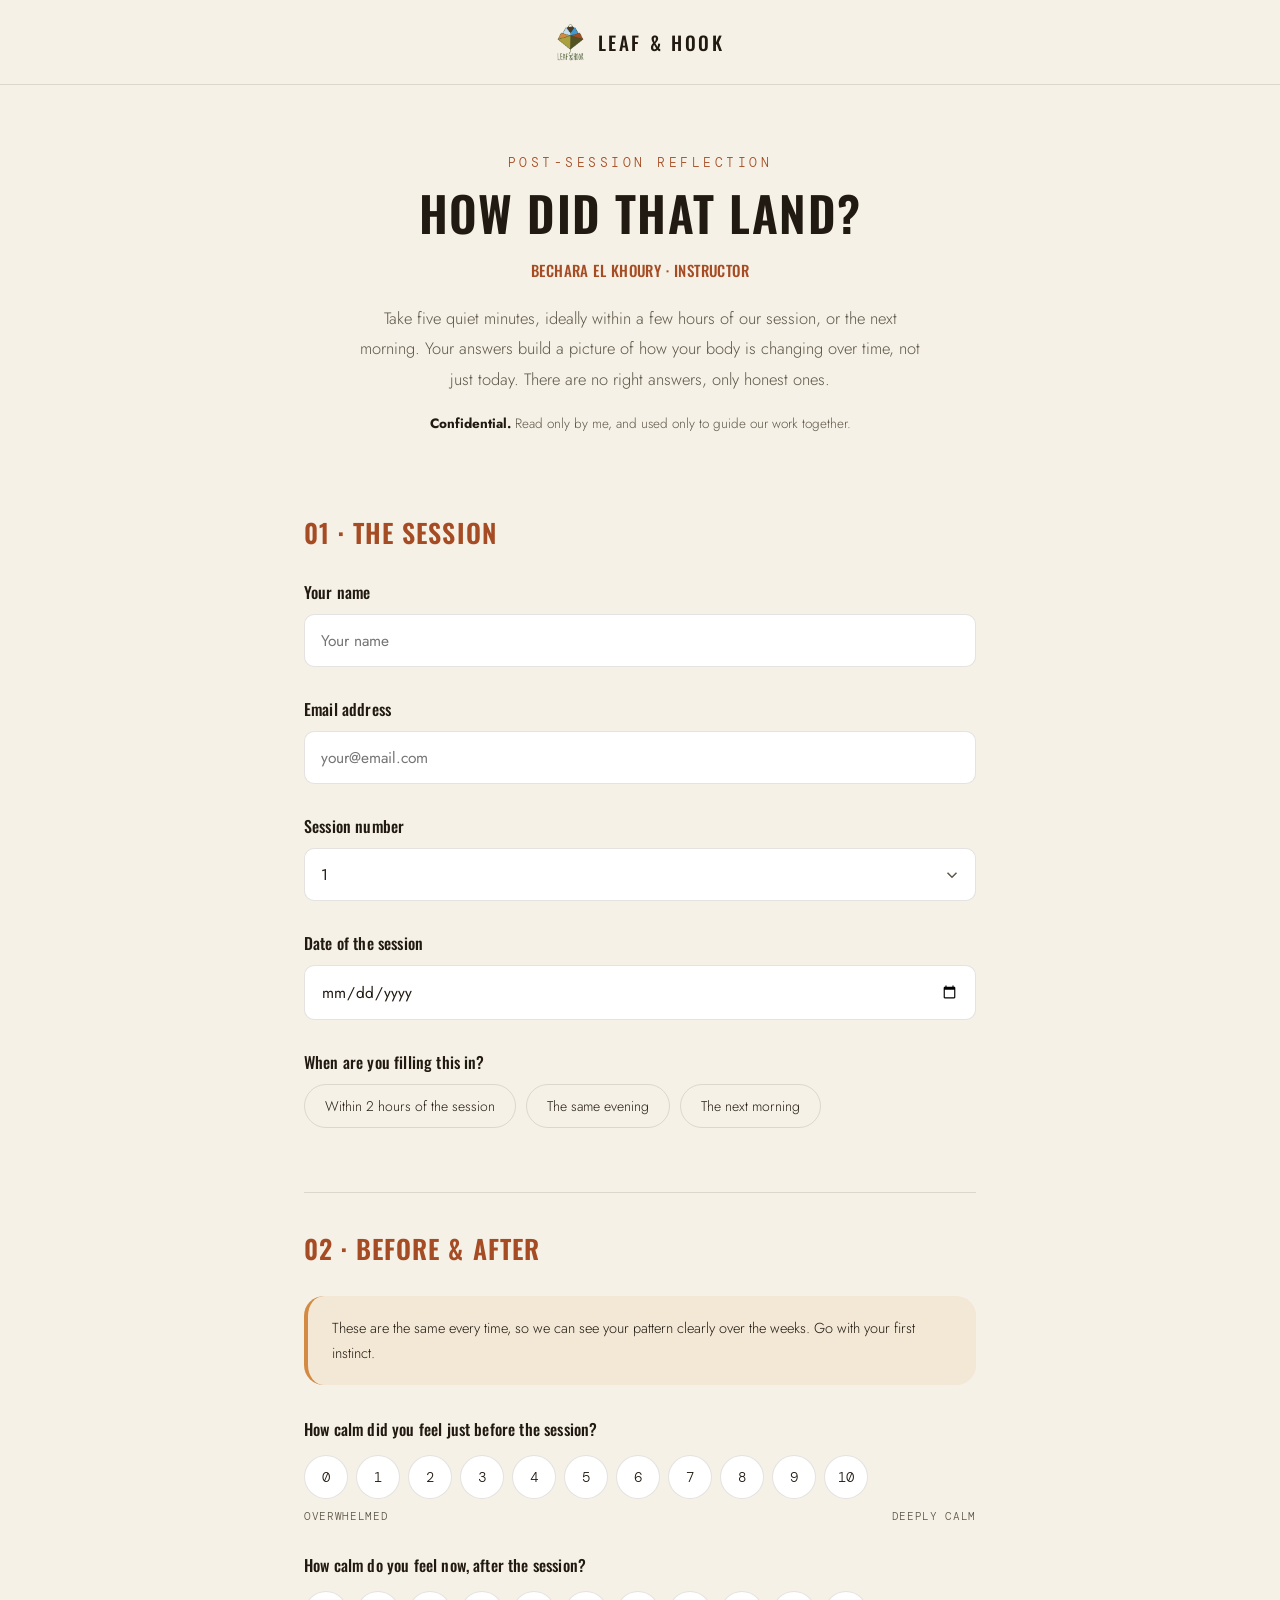
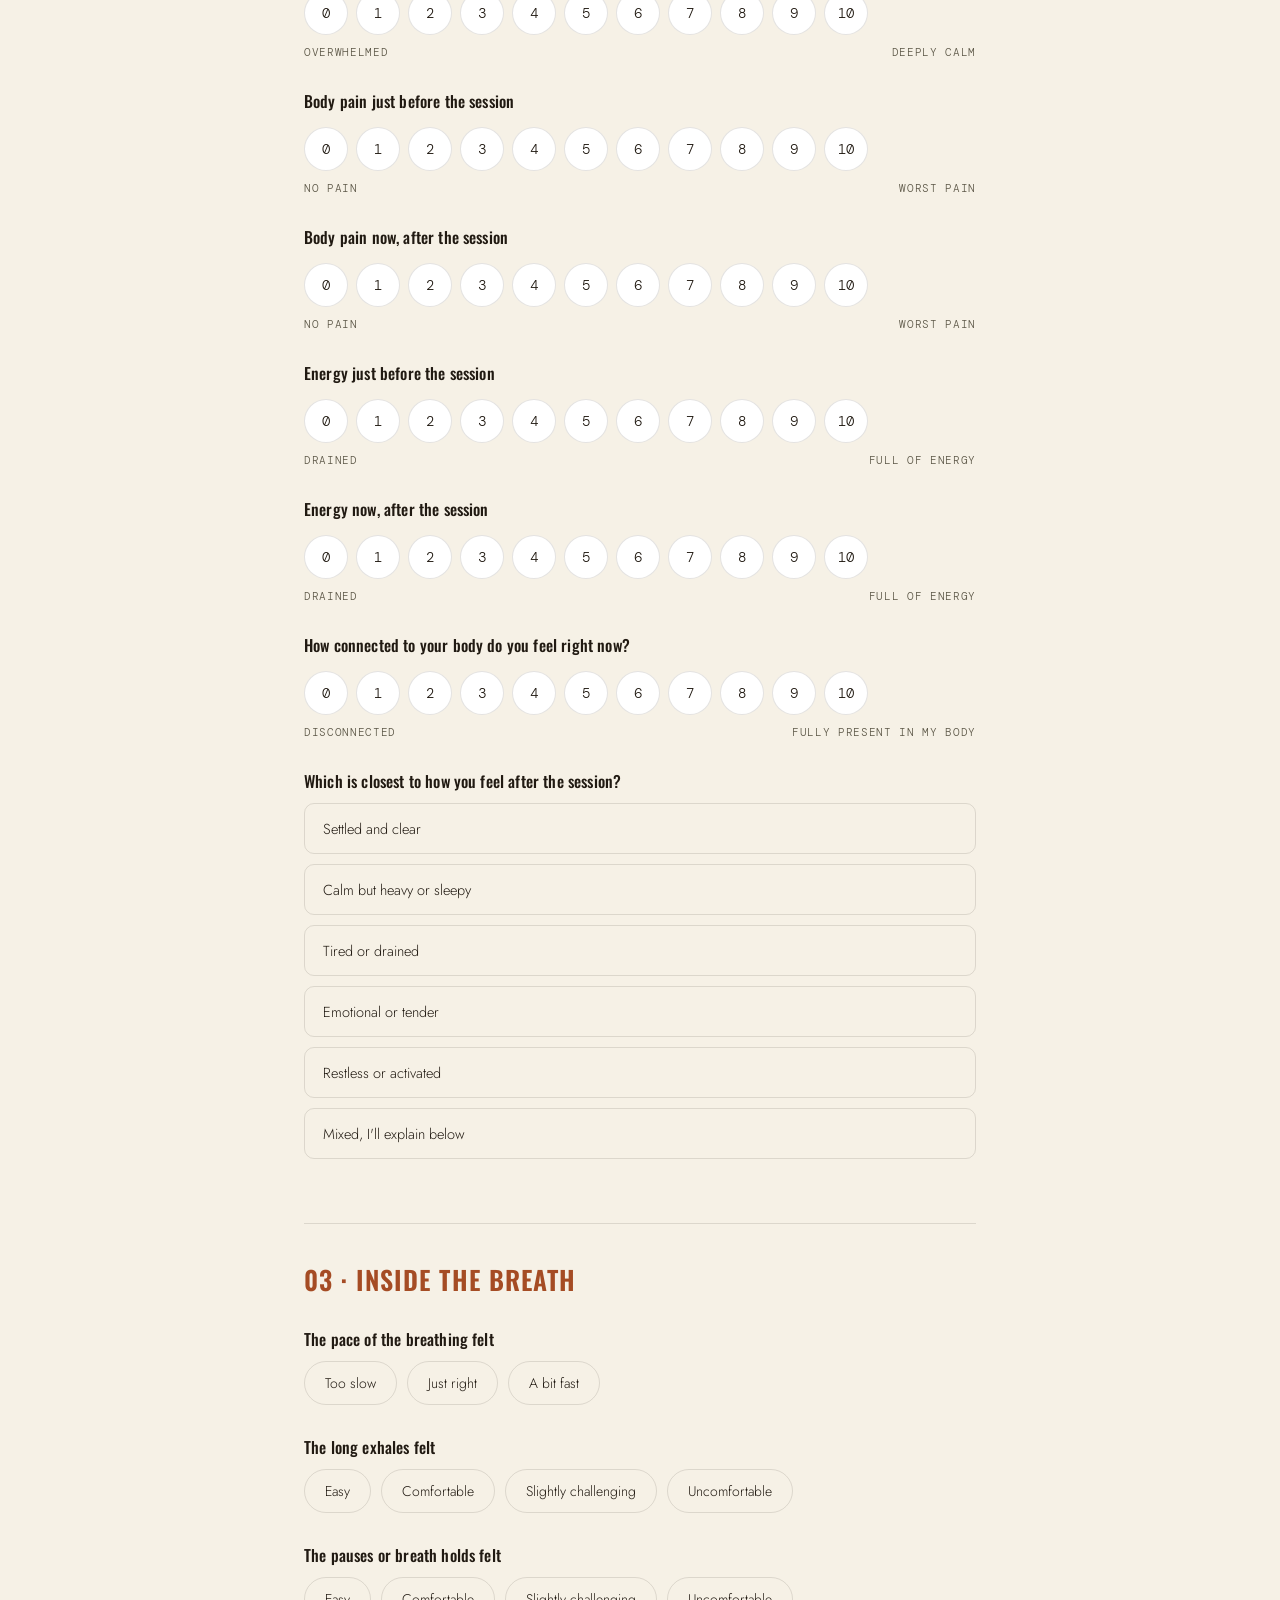
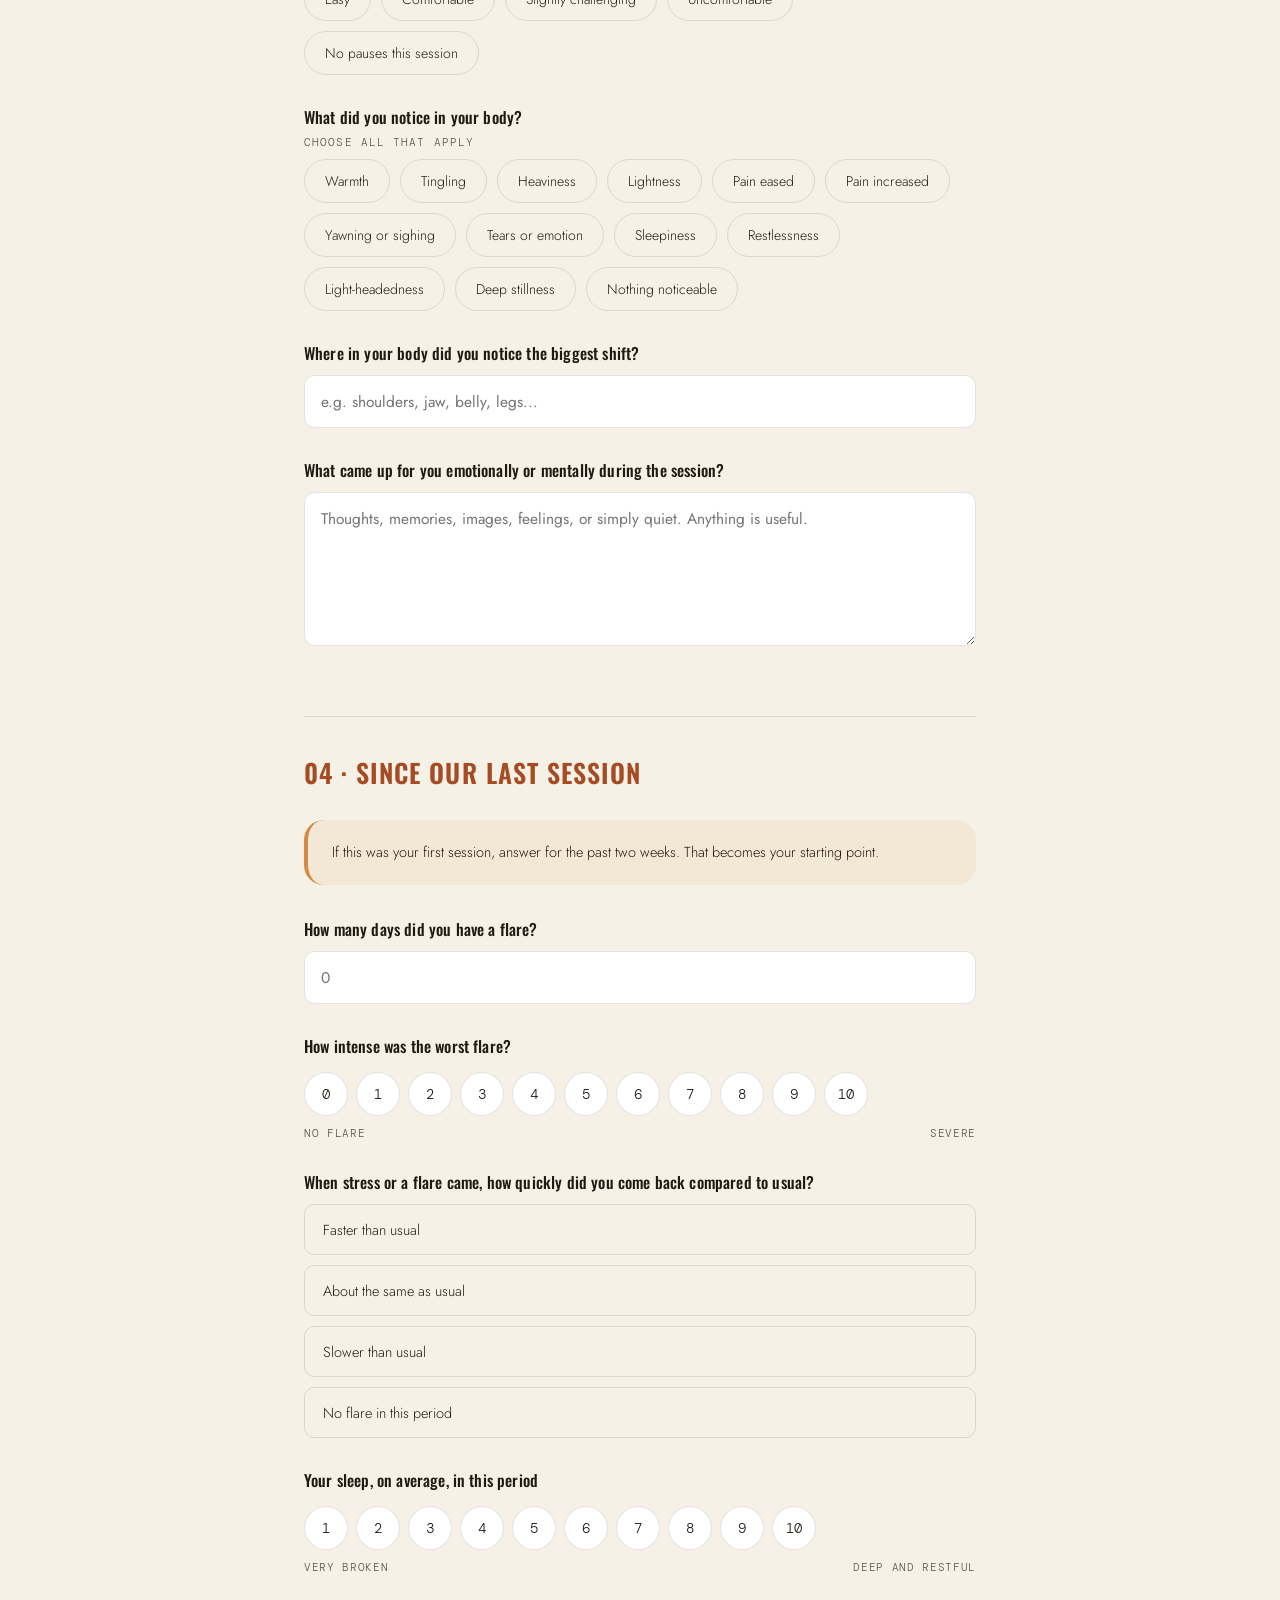
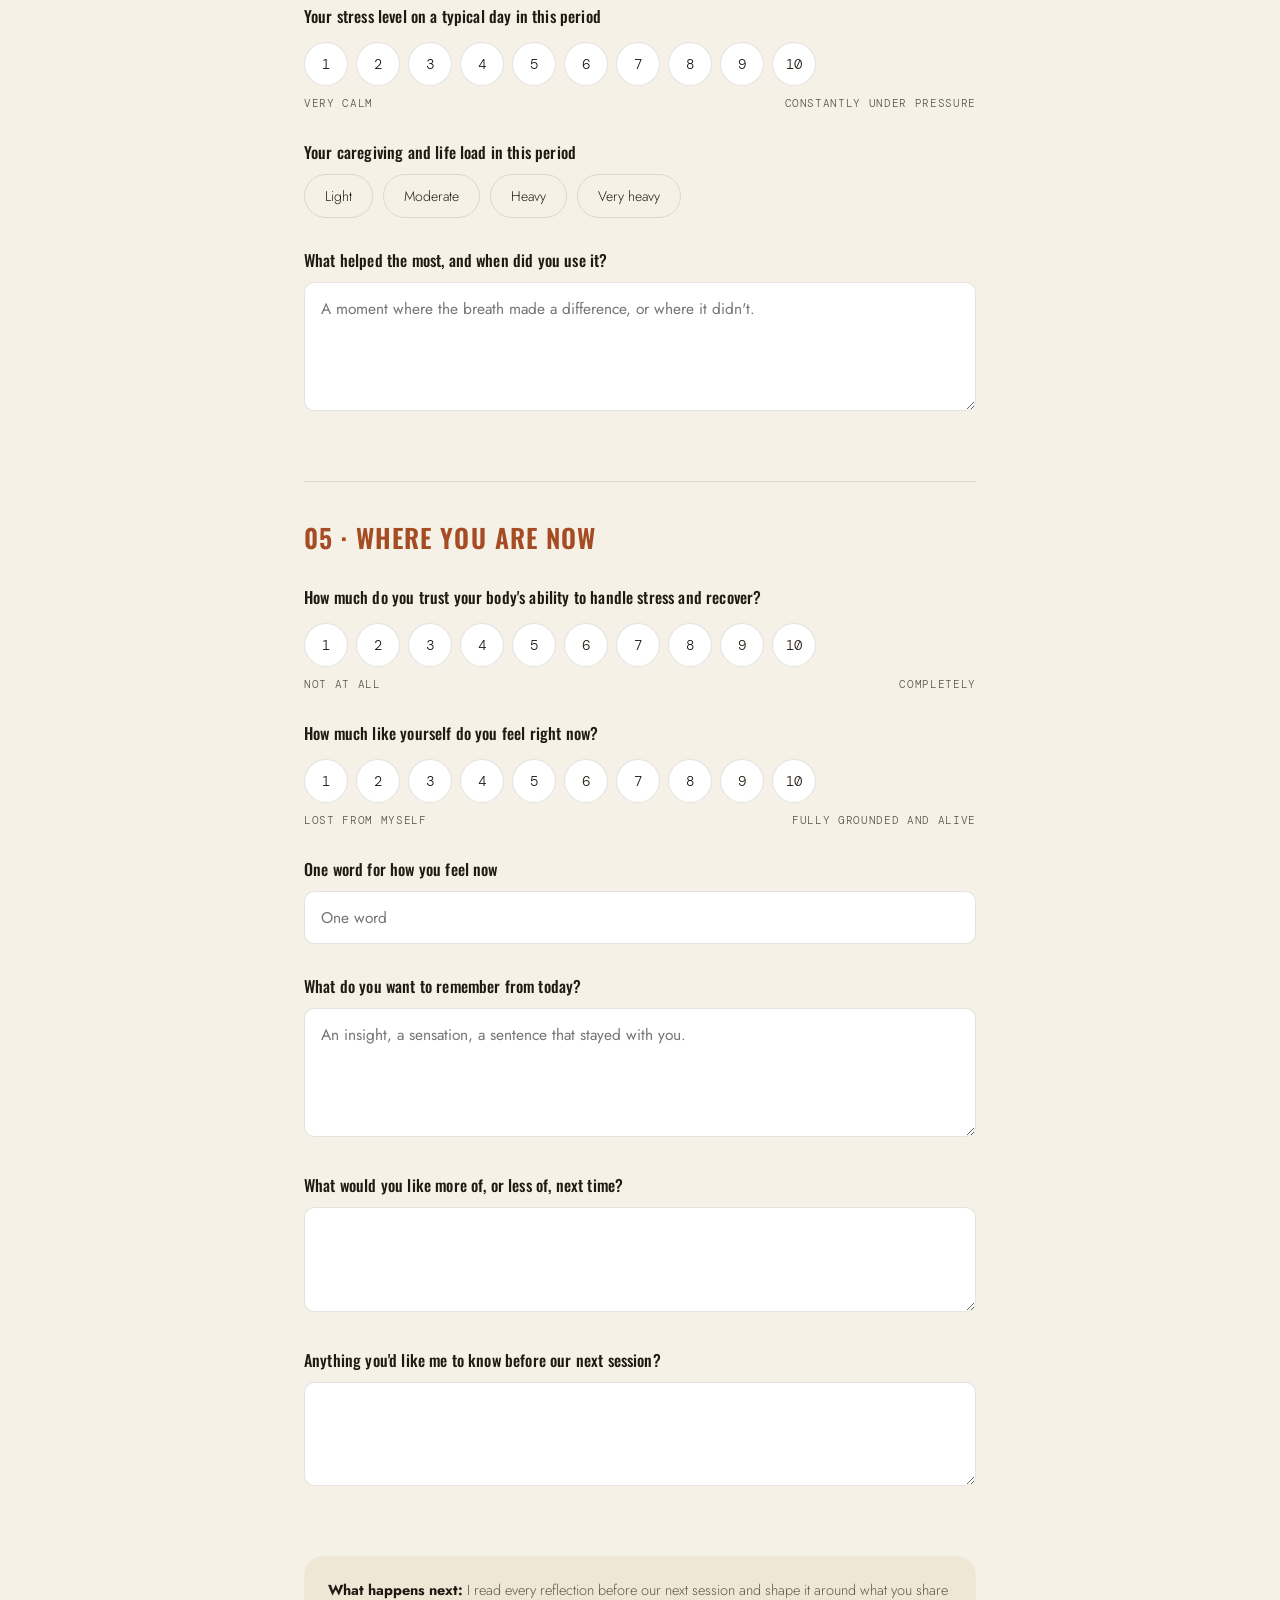
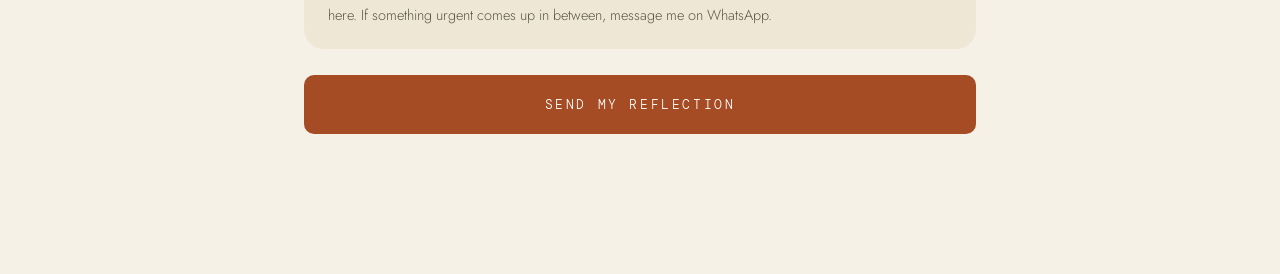
<file: post-session-reflection.html>
<!DOCTYPE html>
<html lang="en">
<head>
<meta charset="UTF-8">
<meta name="viewport" content="width=device-width, initial-scale=1.0">
<title>Post-Session Reflection | Leaf &amp; Hook</title>
<meta name="description" content="Private post-session reflection form for Leaf & Hook.">
<meta name="robots" content="noindex, nofollow">
<link rel="icon" type="image/png" href="favicon.png">
<link rel="apple-touch-icon" href="favicon.png">
<link rel="stylesheet" href="styles.css">
<style>
 body{background:var(--cream)}
 .intake-header{padding:70px 24px 40px;text-align:center;max-width:720px;margin:0 auto}
 .intake-header .eyebrow{margin-bottom:16px}
 .intake-header .disp{font-size:clamp(30px,4.4vw,48px);margin-bottom:18px}
 .intake-header p{margin:0 auto;font-size:16.5px}

 .form-shell{max-width:720px;margin:0 auto;padding:0 24px 140px}
 .form-section{margin-bottom:64px;padding-top:36px;border-top:1px solid var(--rule)}
 .form-section:first-of-type{border-top:none}
 .section-label{font-family:'Oswald',sans-serif;text-transform:uppercase;font-weight:600;letter-spacing:.04em;font-size:clamp(20px,2.6vw,26px);color:var(--rust);margin-bottom:28px;display:block}

 .info-box{background:rgba(211,139,67,.1);border-left:4px solid var(--orange);padding:20px 24px;border-radius:var(--radius-md);font-size:14.5px;color:var(--ink);margin-bottom:32px;line-height:1.7}
 .alert-box{background:rgba(165,76,36,.08);border-left:4px solid var(--rust);padding:20px 24px;border-radius:var(--radius-md);font-size:14.5px;color:var(--ink);margin-bottom:32px;line-height:1.7}
 .alert-box strong{color:var(--rust)}

 .q-field{margin-bottom:30px}
 .field-label{display:block;font-family:'Oswald',sans-serif;font-weight:500;font-size:16px;color:var(--ink);margin-bottom:10px;letter-spacing:.01em}
 .field-sub{display:block;font-family:'DM Mono',monospace;font-size:11px;letter-spacing:.1em;text-transform:uppercase;color:var(--slate);margin:-4px 0 10px}
 .helper{display:block;font-size:13px;color:var(--slate);margin-top:8px;line-height:1.6}

 input[type=text],input[type=email],input[type=tel],input[type=number],input[type=date],textarea,select{
   width:100%;padding:14px 16px;border:1px solid var(--rule);border-radius:var(--radius-sm);
   font-family:'Jost',sans-serif;font-size:15.5px;color:var(--ink);background:#fff;
 }
 textarea{resize:vertical;line-height:1.6}
 select{appearance:none;-webkit-appearance:none;background-image:url("data:image/svg+xml,%3Csvg xmlns='http://www.w3.org/2000/svg' viewBox='0 0 24 24' fill='none' stroke='%235c5747' stroke-width='2'%3E%3Cpolyline points='6 9 12 15 18 9'/%3E%3C/svg%3E");background-repeat:no-repeat;background-position:right 14px center;background-size:18px;cursor:pointer}
 input:focus,textarea:focus,select:focus{outline:none;border-color:var(--rust)}

 .pill-group{display:flex;flex-wrap:wrap;gap:10px}
 .pill-option{position:relative;border:1px solid var(--rule);border-radius:999px;padding:11px 20px;font-size:14px;color:var(--ink);cursor:pointer;transition:background .2s ease,border-color .2s ease,color .2s ease}
 .pill-option input{position:absolute;opacity:0;width:1px;height:1px}
 .pill-option:hover{border-color:var(--rust)}
 .pill-option:has(input:checked){background:var(--rust);border-color:var(--rust);color:#fff}

 .stack-group{display:flex;flex-direction:column;gap:10px}
 .stack-option{position:relative;border:1px solid var(--rule);border-radius:var(--radius-sm);padding:14px 18px;font-size:14.5px;color:var(--ink);cursor:pointer;transition:border-color .2s ease,background .2s ease}
 .stack-option input{position:absolute;opacity:0;width:1px;height:1px}
 .stack-option:hover{border-color:var(--rust)}
 .stack-option:has(input:checked){border-color:var(--rust);background:rgba(165,76,36,.06)}

 .conditional-field{display:none;margin-top:14px}
 .conditional-field.show{display:block}

 .scale-row{display:flex;flex-wrap:wrap;gap:8px;margin-top:14px}
 .scale-btn{width:44px;height:44px;border-radius:50%;border:1px solid var(--rule);background:#fff;font-family:'DM Mono',monospace;font-size:14px;color:var(--ink);cursor:pointer;display:flex;align-items:center;justify-content:center;transition:background .2s ease,border-color .2s ease,color .2s ease}
 .scale-btn:hover{border-color:var(--rust)}
 .scale-btn.selected{background:var(--orange);border-color:var(--orange);color:#fff}
 .scale-labels{display:flex;justify-content:space-between;font-family:'DM Mono',monospace;font-size:11px;letter-spacing:.06em;text-transform:uppercase;color:var(--slate);margin-top:10px}

 .submit-note{background:var(--cream2);border-radius:var(--radius-md);padding:22px 24px;font-size:14.5px;color:var(--slate);line-height:1.7;margin-bottom:26px}
 .submit-note strong{color:var(--ink)}
 .btn-submit{width:100%;justify-content:center;padding:20px;font-size:13px}
 .submit-error{display:none;color:var(--rust);font-size:14px;margin-top:14px;text-align:center}

 #thank-you{display:none;text-align:center;padding:120px 24px;max-width:600px;margin:0 auto}
 #thank-you .disp{font-size:clamp(32px,4.4vw,48px);margin-bottom:22px}
 #thank-you p{margin:0 auto 20px;font-size:16.5px}
 #thank-you .signed{font-family:'Oswald',sans-serif;font-style:italic;font-weight:400;color:var(--rust);font-size:18px;margin-top:30px}

 @media (max-width:600px){
   .stack-option{padding:16px 18px}
 }
</style>
</head>
<body>

<nav class="nav" id="nav" style="justify-content:center">
  <a href="#" class="brand" aria-label="Leaf and Hook" style="pointer-events:none">
    <img src="leaf-hook-logo.png" alt="Leaf & Hook logo">
    <span>Leaf &amp; Hook</span>
  </a>
</nav>

<div class="intake-header">
  <span class="eyebrow">Post-Session Reflection</span>
  <div class="disp">How Did That Land?</div>
  <p style="font-family:'Oswald',sans-serif;font-weight:500;text-transform:uppercase;letter-spacing:.03em;font-size:15px;color:var(--rust);margin-bottom:18px">Bechara El Khoury &middot; Instructor</p>
  <p>Take five quiet minutes, ideally within a few hours of our session, or the next morning. Your answers build a picture of how your body is changing over time, not just today. There are no right answers, only honest ones.</p>
  <p style="font-size:13.5px;color:var(--slate);margin-top:18px"><strong style="color:var(--ink)">Confidential.</strong> Read only by me, and used only to guide our work together.</p>
</div>

<div class="form-shell">
<form id="reflection-form" action="https://formspree.io/f/xwlprwgv" method="POST">
  <input type="hidden" name="_subject" id="subject_field" value="Post-Session Reflection">
  <input type="hidden" name="_replyto" value="Bechara@leafandhook.com">
  <input type="hidden" name="program" id="program_field" value="Reclaiming Balance &amp; Resilience">

  <!-- SECTION 01 -->
  <div class="form-section">
    <span class="section-label">01 &middot; The Session</span>

    <div class="q-field">
      <label class="field-label" for="full_name">Your name</label>
      <input type="text" id="full_name" name="full_name" placeholder="Your name" required>
    </div>

    <div class="q-field">
      <label class="field-label" for="email">Email address</label>
      <input type="email" id="email" name="email" placeholder="your@email.com" required>
    </div>

    <div class="q-field">
      <label class="field-label" for="session_number">Session number</label>
      <select id="session_number" name="session_number" required></select>
    </div>

    <div class="q-field">
      <label class="field-label" for="session_date">Date of the session</label>
      <input type="date" id="session_date" name="session_date" required>
    </div>

    <div class="q-field">
      <label class="field-label">When are you filling this in?</label>
      <div class="pill-group">
        <label class="pill-option"><input type="radio" name="filled_when" value="Within 2 hours of the session" required><span>Within 2 hours of the session</span></label>
        <label class="pill-option"><input type="radio" name="filled_when" value="The same evening"><span>The same evening</span></label>
        <label class="pill-option"><input type="radio" name="filled_when" value="The next morning"><span>The next morning</span></label>
      </div>
    </div>
  </div>

  <!-- SECTION 02 -->
  <div class="form-section">
    <span class="section-label">02 &middot; Before &amp; After</span>
    <div class="info-box">These are the same every time, so we can see your pattern clearly over the weeks. Go with your first instinct.</div>

    <div class="q-field">
      <label class="field-label">How calm did you feel just before the session?</label>
      <input type="hidden" name="calm_before" id="calm_before" required>
      <div class="scale-row" data-scale-for="calm_before" data-min="0" data-max="10"></div>
      <div class="scale-labels"><span>Overwhelmed</span><span>Deeply calm</span></div>
    </div>

    <div class="q-field">
      <label class="field-label">How calm do you feel now, after the session?</label>
      <input type="hidden" name="calm_after" id="calm_after" required>
      <div class="scale-row" data-scale-for="calm_after" data-min="0" data-max="10"></div>
      <div class="scale-labels"><span>Overwhelmed</span><span>Deeply calm</span></div>
    </div>

    <div class="q-field">
      <label class="field-label">Body pain just before the session</label>
      <input type="hidden" name="pain_before" id="pain_before" required>
      <div class="scale-row" data-scale-for="pain_before" data-min="0" data-max="10"></div>
      <div class="scale-labels"><span>No pain</span><span>Worst pain</span></div>
    </div>

    <div class="q-field">
      <label class="field-label">Body pain now, after the session</label>
      <input type="hidden" name="pain_after" id="pain_after" required>
      <div class="scale-row" data-scale-for="pain_after" data-min="0" data-max="10"></div>
      <div class="scale-labels"><span>No pain</span><span>Worst pain</span></div>
    </div>

    <div class="q-field">
      <label class="field-label">Energy just before the session</label>
      <input type="hidden" name="energy_before" id="energy_before" required>
      <div class="scale-row" data-scale-for="energy_before" data-min="0" data-max="10"></div>
      <div class="scale-labels"><span>Drained</span><span>Full of energy</span></div>
    </div>

    <div class="q-field">
      <label class="field-label">Energy now, after the session</label>
      <input type="hidden" name="energy_after" id="energy_after" required>
      <div class="scale-row" data-scale-for="energy_after" data-min="0" data-max="10"></div>
      <div class="scale-labels"><span>Drained</span><span>Full of energy</span></div>
    </div>

    <div class="q-field">
      <label class="field-label">How connected to your body do you feel right now?</label>
      <input type="hidden" name="body_connection" id="body_connection">
      <div class="scale-row" data-scale-for="body_connection" data-min="0" data-max="10"></div>
      <div class="scale-labels"><span>Disconnected</span><span>Fully present in my body</span></div>
    </div>

    <div class="q-field">
      <label class="field-label">Which is closest to how you feel after the session?</label>
      <div class="stack-group">
        <label class="stack-option"><input type="radio" name="state_after" value="Settled and clear" data-toggle="state_after_explain_field"><span>Settled and clear</span></label>
        <label class="stack-option"><input type="radio" name="state_after" value="Calm but heavy or sleepy" data-toggle="state_after_explain_field"><span>Calm but heavy or sleepy</span></label>
        <label class="stack-option"><input type="radio" name="state_after" value="Tired or drained" data-toggle="state_after_explain_field"><span>Tired or drained</span></label>
        <label class="stack-option"><input type="radio" name="state_after" value="Emotional or tender" data-toggle="state_after_explain_field"><span>Emotional or tender</span></label>
        <label class="stack-option"><input type="radio" name="state_after" value="Restless or activated" data-toggle="state_after_explain_field"><span>Restless or activated</span></label>
        <label class="stack-option"><input type="radio" name="state_after" value="Mixed, I'll explain below" data-toggle="state_after_explain_field" data-show="true"><span>Mixed, I'll explain below</span></label>
      </div>
      <div class="conditional-field" id="state_after_explain_field">
        <textarea name="state_after_explain" rows="3" placeholder="What's the mix? A bit of each, or something else entirely..."></textarea>
      </div>
    </div>
  </div>

  <!-- SECTION 03 -->
  <div class="form-section">
    <span class="section-label">03 &middot; Inside The Breath</span>

    <div class="q-field">
      <label class="field-label">The pace of the breathing felt</label>
      <div class="pill-group">
        <label class="pill-option"><input type="radio" name="pace_felt" value="Too slow"><span>Too slow</span></label>
        <label class="pill-option"><input type="radio" name="pace_felt" value="Just right"><span>Just right</span></label>
        <label class="pill-option"><input type="radio" name="pace_felt" value="A bit fast"><span>A bit fast</span></label>
      </div>
    </div>

    <div class="q-field">
      <label class="field-label">The long exhales felt</label>
      <div class="pill-group">
        <label class="pill-option"><input type="radio" name="exhale_felt" value="Easy"><span>Easy</span></label>
        <label class="pill-option"><input type="radio" name="exhale_felt" value="Comfortable"><span>Comfortable</span></label>
        <label class="pill-option"><input type="radio" name="exhale_felt" value="Slightly challenging"><span>Slightly challenging</span></label>
        <label class="pill-option"><input type="radio" name="exhale_felt" value="Uncomfortable"><span>Uncomfortable</span></label>
      </div>
    </div>

    <div class="q-field">
      <label class="field-label">The pauses or breath holds felt</label>
      <div class="pill-group">
        <label class="pill-option"><input type="radio" name="pauses_felt" value="Easy"><span>Easy</span></label>
        <label class="pill-option"><input type="radio" name="pauses_felt" value="Comfortable"><span>Comfortable</span></label>
        <label class="pill-option"><input type="radio" name="pauses_felt" value="Slightly challenging"><span>Slightly challenging</span></label>
        <label class="pill-option"><input type="radio" name="pauses_felt" value="Uncomfortable"><span>Uncomfortable</span></label>
        <label class="pill-option"><input type="radio" name="pauses_felt" value="No pauses this session"><span>No pauses this session</span></label>
      </div>
    </div>

    <div class="q-field">
      <label class="field-label">What did you notice in your body?</label>
      <span class="field-sub">Choose all that apply</span>
      <div class="pill-group">
        <label class="pill-option"><input type="checkbox" name="sensations" value="Warmth"><span>Warmth</span></label>
        <label class="pill-option"><input type="checkbox" name="sensations" value="Tingling"><span>Tingling</span></label>
        <label class="pill-option"><input type="checkbox" name="sensations" value="Heaviness"><span>Heaviness</span></label>
        <label class="pill-option"><input type="checkbox" name="sensations" value="Lightness"><span>Lightness</span></label>
        <label class="pill-option"><input type="checkbox" name="sensations" value="Pain eased"><span>Pain eased</span></label>
        <label class="pill-option"><input type="checkbox" name="sensations" value="Pain increased"><span>Pain increased</span></label>
        <label class="pill-option"><input type="checkbox" name="sensations" value="Yawning or sighing"><span>Yawning or sighing</span></label>
        <label class="pill-option"><input type="checkbox" name="sensations" value="Tears or emotion"><span>Tears or emotion</span></label>
        <label class="pill-option"><input type="checkbox" name="sensations" value="Sleepiness"><span>Sleepiness</span></label>
        <label class="pill-option"><input type="checkbox" name="sensations" value="Restlessness"><span>Restlessness</span></label>
        <label class="pill-option"><input type="checkbox" name="sensations" value="Light-headedness"><span>Light-headedness</span></label>
        <label class="pill-option"><input type="checkbox" name="sensations" value="Deep stillness"><span>Deep stillness</span></label>
        <label class="pill-option"><input type="checkbox" name="sensations" value="Nothing noticeable"><span>Nothing noticeable</span></label>
      </div>
    </div>

    <div class="q-field">
      <label class="field-label" for="body_shift">Where in your body did you notice the biggest shift?</label>
      <input type="text" id="body_shift" name="body_shift" placeholder="e.g. shoulders, jaw, belly, legs...">
    </div>

    <div class="q-field">
      <label class="field-label" for="inner_experience">What came up for you emotionally or mentally during the session?</label>
      <textarea id="inner_experience" name="inner_experience" rows="5" placeholder="Thoughts, memories, images, feelings, or simply quiet. Anything is useful."></textarea>
    </div>
  </div>

  <!-- SECTION 04 -->
  <div class="form-section">
    <span class="section-label">04 &middot; Since Our Last Session</span>
    <div class="info-box">If this was your first session, answer for the past two weeks. That becomes your starting point.</div>

    <div class="q-field">
      <label class="field-label" for="flare_days">How many days did you have a flare?</label>
      <input type="number" id="flare_days" name="flare_days" min="0" placeholder="0">
    </div>

    <div class="q-field">
      <label class="field-label">How intense was the worst flare?</label>
      <input type="hidden" name="flare_worst" id="flare_worst">
      <div class="scale-row" data-scale-for="flare_worst" data-min="0" data-max="10"></div>
      <div class="scale-labels"><span>No flare</span><span>Severe</span></div>
    </div>

    <div class="q-field">
      <label class="field-label">When stress or a flare came, how quickly did you come back compared to usual?</label>
      <div class="stack-group">
        <label class="stack-option"><input type="radio" name="flare_recovery" value="Faster than usual"><span>Faster than usual</span></label>
        <label class="stack-option"><input type="radio" name="flare_recovery" value="About the same as usual"><span>About the same as usual</span></label>
        <label class="stack-option"><input type="radio" name="flare_recovery" value="Slower than usual"><span>Slower than usual</span></label>
        <label class="stack-option"><input type="radio" name="flare_recovery" value="No flare in this period"><span>No flare in this period</span></label>
      </div>
    </div>

    <div class="q-field">
      <label class="field-label">Your sleep, on average, in this period</label>
      <input type="hidden" name="sleep_quality" id="sleep_quality">
      <div class="scale-row" data-scale-for="sleep_quality" data-min="1" data-max="10"></div>
      <div class="scale-labels"><span>Very broken</span><span>Deep and restful</span></div>
    </div>

    <div class="q-field">
      <label class="field-label">Your stress level on a typical day in this period</label>
      <input type="hidden" name="stress_typical" id="stress_typical">
      <div class="scale-row" data-scale-for="stress_typical" data-min="1" data-max="10"></div>
      <div class="scale-labels"><span>Very calm</span><span>Constantly under pressure</span></div>
    </div>

    <div class="q-field">
      <label class="field-label">Your caregiving and life load in this period</label>
      <div class="pill-group">
        <label class="pill-option"><input type="radio" name="care_load" value="Light"><span>Light</span></label>
        <label class="pill-option"><input type="radio" name="care_load" value="Moderate"><span>Moderate</span></label>
        <label class="pill-option"><input type="radio" name="care_load" value="Heavy"><span>Heavy</span></label>
        <label class="pill-option"><input type="radio" name="care_load" value="Very heavy"><span>Very heavy</span></label>
      </div>
    </div>

    <div class="q-field">
      <label class="field-label" for="what_helped">What helped the most, and when did you use it?</label>
      <textarea id="what_helped" name="what_helped" rows="4" placeholder="A moment where the breath made a difference, or where it didn't."></textarea>
    </div>
  </div>

  <!-- SECTION 05 -->
  <div class="form-section">
    <span class="section-label">05 &middot; Where You Are Now</span>

    <div class="q-field">
      <label class="field-label">How much do you trust your body's ability to handle stress and recover?</label>
      <input type="hidden" name="trust_in_body" id="trust_in_body" required>
      <div class="scale-row" data-scale-for="trust_in_body" data-min="1" data-max="10"></div>
      <div class="scale-labels"><span>Not at all</span><span>Completely</span></div>
    </div>

    <div class="q-field">
      <label class="field-label">How much like yourself do you feel right now?</label>
      <input type="hidden" name="self_score" id="self_score" required>
      <div class="scale-row" data-scale-for="self_score" data-min="1" data-max="10"></div>
      <div class="scale-labels"><span>Lost from myself</span><span>Fully grounded and alive</span></div>
    </div>

    <div class="q-field">
      <label class="field-label" for="one_word">One word for how you feel now</label>
      <input type="text" id="one_word" name="one_word" placeholder="One word">
    </div>

    <div class="q-field">
      <label class="field-label" for="key_takeaway">What do you want to remember from today?</label>
      <textarea id="key_takeaway" name="key_takeaway" rows="4" placeholder="An insight, a sensation, a sentence that stayed with you."></textarea>
    </div>

    <div class="q-field">
      <label class="field-label" for="next_focus">What would you like more of, or less of, next time?</label>
      <textarea id="next_focus" name="next_focus" rows="3"></textarea>
    </div>

    <div class="q-field">
      <label class="field-label" for="anything_else">Anything you'd like me to know before our next session?</label>
      <textarea id="anything_else" name="anything_else" rows="3"></textarea>
    </div>
  </div>

  <div class="submit-note"><strong>What happens next:</strong> I read every reflection before our next session and shape it around what you share here. If something urgent comes up in between, message me on WhatsApp.</div>

  <button type="submit" class="btn btn-solid btn-submit" id="submit-btn">Send My Reflection</button>
  <div class="submit-error" id="submit-error">Something went wrong sending your reflection. Please try again, or message Bechara directly on WhatsApp.</div>
</form>

<div id="thank-you">
  <div class="disp">Thank You.</div>
  <p>Your reflection is with me. Every one of these adds a line to the story your body is writing. Until next time, keep coming back to the breath, in any moment of the day or night.</p>
  <div class="signed">Bechara</div>
</div>
</div>

<script>
/* prefill session number dropdown 1-12 */
var sessionSelect = document.getElementById('session_number');
for (var s = 1; s <= 12; s++){
  var opt = document.createElement('option');
  opt.value = s;
  opt.textContent = s;
  sessionSelect.appendChild(opt);
}

/* prefill from personal link: ?name=Doaa&session=1&program=... */
var params = new URLSearchParams(window.location.search);
if (params.get('name')) document.getElementById('full_name').value = params.get('name');
if (params.get('session')) sessionSelect.value = params.get('session');
if (params.get('program')) document.getElementById('program_field').value = params.get('program');

/* conditional textarea: "Mixed, I'll explain below" */
document.querySelectorAll('input[data-toggle]').forEach(function(input){
  input.addEventListener('change', function(){
    var field = document.getElementById(input.getAttribute('data-toggle'));
    if (!field) return;
    var groupName = input.name;
    var showIt = false;
    document.querySelectorAll('input[name="' + groupName + '"]').forEach(function(sibling){
      if (sibling.checked && sibling.getAttribute('data-show') === 'true') showIt = true;
    });
    field.classList.toggle('show', showIt);
  });
});

/* 1-10 (or custom range) scale buttons */
document.querySelectorAll('.scale-row').forEach(function(row){
  var targetId = row.getAttribute('data-scale-for');
  var hidden = document.getElementById(targetId);
  var min = parseInt(row.getAttribute('data-min') || '1', 10);
  var max = parseInt(row.getAttribute('data-max') || '10', 10);
  for (var i = min; i <= max; i++){
    (function(n){
      var btn = document.createElement('button');
      btn.type = 'button';
      btn.className = 'scale-btn';
      btn.textContent = n;
      btn.addEventListener('click', function(){
        row.querySelectorAll('.scale-btn').forEach(function(b){ b.classList.remove('selected'); });
        btn.classList.add('selected');
        hidden.value = n;
      });
      row.appendChild(btn);
    })(i);
  }
});

/* submit via fetch, show thank-you on success */
var form = document.getElementById('reflection-form');
var submitBtn = document.getElementById('submit-btn');
var errorBox = document.getElementById('submit-error');
form.addEventListener('submit', function(e){
  e.preventDefault();
  errorBox.style.display = 'none';

  /* build the subject line right before sending: Post-Session Reflection · [name] · Session [number] */
  var nameVal = document.getElementById('full_name').value.trim() || 'Client';
  var sessionVal = sessionSelect.value || '?';
  document.getElementById('subject_field').value = 'Post-Session Reflection · ' + nameVal + ' · Session ' + sessionVal;

  submitBtn.disabled = true;
  submitBtn.textContent = 'Sending...';
  var data = new FormData(form);
  fetch(form.action, {
    method: 'POST',
    body: data,
    headers: { 'Accept': 'application/json' }
  }).then(function(response){
    if (response.ok) {
      form.style.display = 'none';
      document.getElementById('thank-you').style.display = 'block';
      window.scrollTo({ top: 0, behavior: 'smooth' });
    } else {
      throw new Error('Form submission failed');
    }
  }).catch(function(){
    errorBox.style.display = 'block';
    submitBtn.disabled = false;
    submitBtn.textContent = 'Send My Reflection';
  });
});
</script>
</body>
</html>
</file>
<file: styles.css>
@import url('https://fonts.googleapis.com/css2?family=Oswald:wght@300;400;500;600;700&family=DM+Mono:wght@400;500&family=Jost:wght@300;400;500&display=swap');

:root{
 --olive-dark:#3c3a17;
 --olive-dark2:#545222;
 --olive:#ac9f41;
 --ice:#bfdff4;
 --sky:#4099d3;
 --sky-deep:#2a6f9e;
 --orange:#d38b43;
 --rust:#a54c24;
 --rust-deep:#7c3818;
 --brown:#4f3a27;
 --brown-deep:#241a12;
 --cream:#f6f1e6;
 --cream2:#efe7d6;
 --ink:#211a12;
 --slate:#5c5747;
 --rule:rgba(33,26,18,.12);
 --rule-dark:rgba(246,241,230,.12);
 --radius-sm:10px;
 --radius-md:20px;
 --radius-lg:28px;
}
*,*::before,*::after{box-sizing:border-box;margin:0;padding:0}
html{scroll-behavior:smooth}
body{background:var(--cream);color:var(--ink);font-family:'Jost',sans-serif;font-weight:300;font-size:17px;-webkit-font-smoothing:antialiased;overflow-x:hidden}
a{text-decoration:none;color:inherit}
img{display:block;max-width:100%}
button{font:inherit}

.disp{font-family:'Oswald',sans-serif;text-transform:uppercase;font-weight:600;letter-spacing:.03em;line-height:1.08}
.eyebrow{font-family:'DM Mono',monospace;font-size:12.5px;letter-spacing:.28em;text-transform:uppercase;color:var(--rust);display:block;margin-bottom:18px}
.on-dark .eyebrow{color:var(--orange)}
p{font-size:17px;color:var(--slate);line-height:1.8;max-width:560px}
@media (min-width:1000px){
 p{font-size:19px;line-height:1.85}
 .tile-desc{font-size:15px}
 .icon-tile p{font-size:15px}
 .tier-top p{font-size:15px}
 .journal-body p{font-size:15px}
 .course-card p,.course-mini p{font-size:15px}
 .testi-q{font-size:19px}
 .testi-card.feat .testi-q{font-size:23px}
}
.on-dark p{color:rgba(246,241,230,.72)}
.wrap{max-width:1220px;margin:0 auto;padding:0 56px}
section{padding:100px 0}
.tight{padding:70px 0}
.center{text-align:center;margin-left:auto;margin-right:auto}
.badge{display:inline-block;font-family:'DM Mono',monospace;font-size:10px;letter-spacing:.14em;text-transform:uppercase;padding:5px 10px;border-radius:999px;background:rgba(165,76,36,.12);color:var(--rust);margin-left:10px;vertical-align:middle}
.on-dark .badge{background:rgba(246,241,230,.14);color:var(--orange)}

/* a frosted, always-legible label for short text sitting directly on a photo - 
  used for hero-tag, about-photo-tag, breadcrumb, etc. instead of thin plain text */
.on-photo-label{display:inline-flex;align-items:center;background:rgba(15,12,8,.45);backdrop-filter:blur(6px);-webkit-backdrop-filter:blur(6px);padding:8px 14px;border-radius:999px;color:#fff;text-shadow:0 1px 4px rgba(0,0,0,.4)}

/* buttons */
.btn{position:relative;overflow:hidden;display:inline-flex;align-items:center;gap:10px;font-family:'DM Mono',monospace;font-size:12px;letter-spacing:.2em;text-transform:uppercase;padding:17px 32px;border:1px solid transparent;border-radius:var(--radius-sm);cursor:pointer;transition:transform .35s cubic-bezier(.22,1,.36,1),box-shadow .35s ease;background:none}
.btn:active{transform:scale(.93)}
.btn-solid{background:var(--rust);color:#fff}
.btn-solid:hover{box-shadow:0 14px 34px rgba(165,76,36,.4);transform:translateY(-3px)}
.btn-line{border-color:rgba(33,26,18,.3);color:var(--ink)}
.btn-line:hover{border-color:var(--ink);transform:translateY(-3px)}
.btn-line-light{border-color:rgba(246,241,230,.4);color:#fff}
.btn-line-light:hover{border-color:#fff;transform:translateY(-3px)}
.btn-sm{padding:13px 24px;font-size:10px}
.ripple{position:absolute;border-radius:50%;background:rgba(255,255,255,.5);transform:scale(0);animation:rip .6s ease-out forwards;pointer-events:none}
@keyframes rip{to{transform:scale(3);opacity:0}}

/* nav */
.nav{position:sticky;top:0;z-index:600;display:flex;align-items:center;justify-content:space-between;padding:22px 56px;background:rgba(246,241,230,.92);backdrop-filter:blur(14px);border-bottom:1px solid var(--rule);transition:padding .3s ease,background .3s ease}
.nav.scrolled{padding:13px 56px;background:rgba(246,241,230,.98);box-shadow:0 4px 24px rgba(33,26,18,.06)}
.brand{display:flex;align-items:center;gap:12px}
.brand img{height:40px;width:auto;transition:height .3s ease}
.nav.scrolled .brand img{height:30px}
.brand span{font-family:'Oswald',sans-serif;font-size:19px;letter-spacing:.14em;text-transform:uppercase;font-weight:500}
.navlinks{display:flex;gap:22px;align-items:center}
.navlinks a{font-family:'DM Mono',monospace;font-size:12px;letter-spacing:.1em;text-transform:uppercase;color:var(--slate);position:relative;padding-bottom:4px;white-space:nowrap}
.navlinks a::after{content:'';position:absolute;left:0;bottom:0;width:0;height:2px;background:var(--rust);transition:width .3s ease}
.navlinks a:hover::after,.navlinks a.active::after{width:100%}
.navlinks a:hover,.navlinks a.active{color:var(--ink)}
.nav-right{display:flex;align-items:center;gap:22px}
.nav-toggle{display:none;flex-direction:column;gap:5px;background:none;border:none;cursor:pointer;padding:8px;z-index:900}
.nav-toggle span{width:24px;height:2px;background:var(--ink);transition:transform .3s ease,opacity .3s ease}
.nav-toggle.open span:nth-child(1){transform:translateY(7px) rotate(45deg)}
.nav-toggle.open span:nth-child(2){opacity:0}
.nav-toggle.open span:nth-child(3){transform:translateY(-7px) rotate(-45deg)}

.mobile-menu{position:fixed;inset:0;background:var(--cream);z-index:500;display:flex;flex-direction:column;align-items:center;justify-content:center;gap:30px;transform:translateY(-100%);transition:transform .4s cubic-bezier(.22,1,.36,1);opacity:0;visibility:hidden}
.mobile-menu.open{transform:translateY(0);opacity:1;visibility:visible}
.mobile-menu a{font-family:'Oswald',sans-serif;font-size:22px;letter-spacing:.08em;text-transform:uppercase;color:var(--ink)}
.mobile-menu .eyebrow{margin:0}

/* page transition overlay - a brief cover-and-reveal wipe used when navigating
  between real pages (site.js intercepts same-site link clicks) */
.page-transition{position:fixed;inset:0;background:var(--ink);z-index:2000;transform:translateY(100%);pointer-events:none}
.page-transition.leaving{transition:transform .5s cubic-bezier(.76,0,.24,1);transform:translateY(0)}
.page-transition.entering{transition:transform .5s cubic-bezier(.76,0,.24,1);transform:translateY(-100%)}

/* hero */
.hero{position:relative;height:92vh;min-height:620px;overflow:hidden;display:flex;flex-direction:column;align-items:center;justify-content:center;text-align:center}
.hero-media{position:absolute;inset:-12% 0;background-image:
 var(--img,none),
 radial-gradient(ellipse at 30% 20%, rgba(64,153,211,.35), transparent 55%),
 radial-gradient(ellipse at 75% 75%, rgba(165,76,36,.32), transparent 55%),
 linear-gradient(160deg, #2c2410 0%, #1c1710 55%, #241a12 100%);
 background-size:cover,auto,auto,auto;background-position:center;
 will-change:transform}
.hero-scrim{position:absolute;inset:0;background:linear-gradient(to top, rgba(10,8,5,.7) 0%, rgba(15,12,8,.35) 45%, rgba(15,12,8,.5) 100%)}
.hero-tag{position:absolute;bottom:20px;right:24px;z-index:2;font-family:'DM Mono',monospace;font-size:10.5px;letter-spacing:.08em}
.hero-content{position:relative;z-index:2;color:#fff;padding:0 24px;max-width:900px}
.hero-eyebrow{font-family:'DM Mono',monospace;font-size:12.5px;letter-spacing:.3em;text-transform:uppercase;color:var(--orange);margin-bottom:26px;text-shadow:0 2px 10px rgba(0,0,0,.5)}
.hero h1{font-size:clamp(46px,9vw,118px);color:#fff;margin-bottom:8px;text-shadow:0 4px 24px rgba(0,0,0,.35)}
.hero h1 .line2{color:var(--orange)}
.hero-sub{font-family:'Jost',sans-serif;font-weight:400;font-size:clamp(15px,1.8vw,19px);letter-spacing:.02em;color:rgba(255,255,255,.92);margin:22px auto 40px;max-width:600px;text-shadow:0 2px 12px rgba(0,0,0,.5)}
.hero-btns{display:flex;gap:16px;justify-content:center;flex-wrap:wrap}
.scroll-cue{position:absolute;bottom:34px;left:50%;transform:translateX(-50%);z-index:2;width:1px;height:46px;background:rgba(246,241,230,.35)}
.scroll-cue::after{content:'';position:absolute;top:0;left:-3px;width:7px;height:7px;border-radius:50%;background:var(--orange);animation:cue 1.8s ease-in-out infinite}
@keyframes cue{0%{top:0;opacity:1}90%{top:40px;opacity:0}100%{top:40px;opacity:0}}

/* smaller inner-page hero (used by practice/journal/corporate/pathway pages) */
.page-hero{position:relative;height:56vh;min-height:420px;overflow:hidden;display:flex;flex-direction:column;align-items:center;justify-content:center;text-align:center}
.page-hero .hero-content{max-width:820px}
.page-hero h1{font-size:clamp(40px,7vw,88px)}

/* reveal */
.reveal{opacity:0;transform:translateY(32px);transition:opacity .9s cubic-bezier(.22,1,.36,1),transform .9s cubic-bezier(.22,1,.36,1)}
.reveal.in{opacity:1;transform:translateY(0)}

/* staggered children reveal - parent (also .reveal) becomes visible immediately,
  its children fade in one after another once the parent enters view */
.reveal.stagger{opacity:1;transform:none}
.stagger>*{opacity:0;transform:translateY(28px);transition:opacity .7s cubic-bezier(.22,1,.36,1),transform .7s cubic-bezier(.22,1,.36,1)}
.stagger.in>*{opacity:1;transform:translateY(0)}
.stagger.in>*:nth-child(1){transition-delay:0s}
.stagger.in>*:nth-child(2){transition-delay:.08s}
.stagger.in>*:nth-child(3){transition-delay:.16s}
.stagger.in>*:nth-child(4){transition-delay:.24s}
.stagger.in>*:nth-child(5){transition-delay:.32s}
.stagger.in>*:nth-child(6){transition-delay:.4s}

/* photo-tile - a full-bleed image card with a hover-revealed caption.
  --img (a CSS custom property set inline per instance, e.g. style="--img:url('images/x.jpg')")
  layers over --fallback (a palette color) so the tile looks right before a photo exists,
  and simply shows the real photo once one is dropped into the images/ folder. */
.photo-tile{position:relative;overflow:hidden;cursor:default;border-radius:var(--radius-md)}
.tile-parallax{position:absolute;inset:-22% 0;will-change:transform}
.tile-bg{position:absolute;inset:0;background-image:var(--img,none);background-size:cover;background-position:center;background-color:var(--fallback,var(--rust));transition:transform .5s cubic-bezier(.22,1,.36,1)}
.photo-tile:hover .tile-bg{transform:scale(1.06)}
.photo-tile:active .tile-bg{transform:scale(1.09)}
/* stronger, taller scrim so the always-visible title reads on any photo, at rest, not just on hover */
.tile-scrim{position:absolute;inset:0;background:linear-gradient(to top,rgba(10,8,5,.92) 0%,rgba(10,8,5,.55) 40%,rgba(10,8,5,.1) 75%,rgba(10,8,5,0) 100%);transition:background .4s ease}
.photo-tile:hover .tile-scrim{background:linear-gradient(to top,rgba(10,8,5,.95) 0%,rgba(10,8,5,.65) 45%,rgba(10,8,5,.18) 78%,rgba(10,8,5,0) 100%)}
.tile-caption{position:absolute;left:24px;right:24px;bottom:22px;z-index:2;color:#fff}
.tile-title{font-size:22px;color:#fff;text-shadow:0 2px 10px rgba(0,0,0,.55);transition:transform .4s cubic-bezier(.22,1,.36,1)}
.photo-tile:hover .tile-title{transform:translateY(-6px)}
.tile-desc{font-size:14px;color:rgba(255,255,255,.9);max-width:none;line-height:1.5;text-shadow:0 1px 6px rgba(0,0,0,.5);opacity:0;max-height:0;margin-top:0;transform:translateY(8px);transition:opacity .4s ease,transform .4s ease,max-height .4s ease,margin-top .4s ease}
.photo-tile:hover .tile-desc{opacity:1;max-height:70px;margin-top:8px;transform:translateY(0)}
.photo-tile.clickable{cursor:pointer}
.photo-tile.clickable .tile-arrow{position:absolute;top:18px;right:18px;z-index:2;width:38px;height:38px;border-radius:50%;background:rgba(15,12,8,.4);backdrop-filter:blur(6px);border:1px solid rgba(246,241,230,.5);display:flex;align-items:center;justify-content:center;color:#fff;font-size:15px;opacity:0;transform:translate(-6px,6px);transition:opacity .35s ease,transform .35s ease,background .3s ease,border-color .3s ease}
.photo-tile.clickable:hover .tile-arrow{opacity:1;transform:translate(0,0)}
.photo-tile.clickable:hover .tile-arrow{background:var(--orange);border-color:var(--orange)}

/* quote band - full-bleed photo interstitial with a short line of copy over it */
.quote-band{position:relative;height:64vh;min-height:440px;overflow:hidden;display:flex;align-items:center;justify-content:center;text-align:center}
.quote-parallax{position:absolute;inset:-22% 0;will-change:transform}
.quote-bg{position:absolute;inset:0;background-image:var(--img,none);background-size:cover;background-position:center;background-color:var(--brown-deep)}
.quote-scrim{position:absolute;inset:0;background:rgba(15,12,8,.5)}
.quote-content{position:relative;z-index:2;color:#fff;max-width:760px;padding:0 24px}
.quote-content .disp{font-size:clamp(26px,4vw,46px);color:#fff;line-height:1.2}
.quote-content .eyebrow{color:var(--orange)}

/* stat band */
.stat-band{background:var(--rust);padding:0}
.stat-grid{display:grid;grid-template-columns:repeat(4,1fr)}
.stat{padding:56px 32px;border-right:1px solid rgba(255,255,255,.18)}
.stat:last-child{border-right:none}
.stat .disp{font-size:56px;color:#fff;margin-bottom:10px}
.stat.small .disp{font-size:30px}
.stat-label{font-family:'DM Mono',monospace;font-size:11.5px;letter-spacing:.1em;text-transform:uppercase;color:rgba(255,255,255,.9)}

/* split diagonal */
.split{position:relative;display:grid;grid-template-columns:1fr 1fr;background:var(--brown-deep)}
.split-panel{position:relative;height:480px;overflow:hidden;display:flex;align-items:center;justify-content:center;cursor:pointer}
.split-panel::before{content:'';position:absolute;inset:-10%;background-image:var(--img,none);background-size:cover;background-position:center;transition:transform .7s cubic-bezier(.22,1,.36,1)}
.split-panel.p1::before{background-color:#2a6f9e;background-image:var(--img,none),linear-gradient(150deg,#2a6f9e,#1c3c50)}
.split-panel.p2::before{background-color:#3c3a17;background-image:var(--img,none),linear-gradient(150deg,#3c3a17,#211a12)}
.split-panel:hover::before{transform:scale(1.08)}
.split-panel:active::before{transform:scale(1.12)}
.split-scrim{position:absolute;inset:0;background:rgba(15,12,8,.42);transition:background .35s ease}
.split-panel:hover .split-scrim{background:rgba(15,12,8,.5)}
.split-label{position:relative;z-index:2;text-align:center;color:#fff}
.split-label .eyebrow{color:var(--orange);margin-bottom:16px}
.split-label .disp{font-size:36px;margin-bottom:22px}
.split-circle{width:48px;height:48px;border-radius:50%;border:1px solid rgba(255,255,255,.5);display:flex;align-items:center;justify-content:center;margin:0 auto;font-size:18px;transition:transform .3s ease,background .3s ease,border-color .3s ease}
.split-panel:hover .split-circle{background:var(--orange);border-color:var(--orange);transform:translateX(6px)}

/* angled about section */
.about-sec{position:relative;background:var(--cream2);overflow:hidden}
.about-grid{display:grid;grid-template-columns:1fr 1fr;align-items:center;gap:0}
.about-photo{position:relative;height:560px;overflow:hidden;clip-path:polygon(12% 0,100% 0,100% 100%,0 100%);display:flex;align-items:center;justify-content:center}
.about-photo-parallax{position:absolute;inset:-16% 0;will-change:transform}
.about-photo-bg{position:absolute;inset:0;background-image:var(--img,none),linear-gradient(150deg,#4f3a27,#241a12);background-size:cover,cover;background-position:center}
.about-photo-tag{position:absolute;bottom:20px;right:20px;z-index:2;font-family:'DM Mono',monospace;font-size:10.5px;letter-spacing:.05em;text-align:right;max-width:220px}
.about-text{padding:60px}
.about-text .disp{font-size:clamp(28px,4vw,44px);margin-bottom:22px}
.diamond{width:14px;height:14px;background:var(--rust);transform:rotate(45deg);display:inline-block;margin:0 10px}

/* pathways - full photo tiles, title always visible, description reveals on hover */
.path-head{max-width:640px;margin-bottom:56px}
.path-grid{display:grid;grid-template-columns:repeat(5,1fr);gap:14px}
.path-card{display:block;height:360px;box-shadow:0 1px 3px rgba(33,26,18,.08);transition:transform .4s cubic-bezier(.22,1,.36,1),box-shadow .4s ease}
.path-card:hover{transform:translateY(-10px);box-shadow:0 28px 50px rgba(33,26,18,.22)}
.path-card:active{transform:translateY(-4px) scale(.98)}
.path-card .tile-title{text-transform:uppercase;font-family:'Oswald',sans-serif;font-weight:600;letter-spacing:.03em}

/* prana harmony feature */
.prana-sec{background:var(--brown-deep);color:#fff;position:relative}
.prana-grid{display:grid;grid-template-columns:1fr 1fr;gap:60px;align-items:center}
.prana-grid .disp{font-size:clamp(30px,4vw,48px);margin-bottom:20px;color:#fff}
.prana-tags{display:flex;gap:8px;flex-wrap:wrap;margin:22px 0 30px}
.ptag{font-family:'DM Mono',monospace;font-size:11px;letter-spacing:.08em;text-transform:uppercase;color:rgba(246,241,230,.75);border:1px solid rgba(246,241,230,.25);padding:7px 15px;border-radius:999px}
.video-block{position:relative;aspect-ratio:16/10;overflow:hidden;border-radius:var(--radius-md);display:flex;align-items:center;justify-content:center;flex-direction:column;gap:16px}
.video-block-parallax{position:absolute;inset:-16% 0;will-change:transform}
.video-block-bg{position:absolute;inset:0;background-image:var(--img,none),linear-gradient(150deg,#3c3a17,#1c1710);background-size:cover,cover;background-position:center}
.video-block-scrim{position:absolute;inset:0;background:rgba(15,12,8,.4)}
.play{position:relative;z-index:2;width:70px;height:70px;border-radius:50%;border:1px solid rgba(246,241,230,.5);display:flex;align-items:center;justify-content:center;font-size:22px;color:#fff;transition:transform .3s ease,background .3s ease}
.video-block:hover .play{background:var(--rust);border-color:var(--rust);transform:scale(1.1)}
.video-block:active .play{transform:scale(1.2)}
.video-block span{position:relative;z-index:2;font-family:'DM Mono',monospace;font-size:10.5px;color:rgba(255,255,255,.85);text-shadow:0 1px 6px rgba(0,0,0,.5);text-align:center;padding:0 20px}

/* pricing / tiers */
.tier-grid{display:grid;grid-template-columns:repeat(3,1fr);gap:22px;margin-top:50px}
.tier-card{background:#fff;border:1px solid var(--rule);border-radius:var(--radius-md);position:relative;overflow:hidden;transition:transform .35s ease,box-shadow .35s ease}
.tier-card:hover{transform:translateY(-8px);box-shadow:0 24px 60px rgba(33,26,18,.14)}
.tier-card.feat{border-color:var(--rust)}
.ribbon{position:absolute;top:0;left:50%;transform:translateX(-50%);background:var(--rust);color:#fff;font-family:'DM Mono',monospace;font-size:10px;letter-spacing:.12em;text-transform:uppercase;padding:7px 18px;border-radius:0 0 var(--radius-sm) var(--radius-sm)}
.tier-top{padding:44px 30px 26px;text-align:center;border-bottom:1px solid var(--rule)}
.tier-top .disp{font-size:21px;margin-bottom:10px}
.tier-top p{font-size:14px;margin:0 auto}
.tier-bottom{padding:26px 30px 34px;text-align:center}

/* testimonials */
.testi-sec{background:var(--olive-dark);color:#fff}
.testi-grid{display:grid;grid-template-columns:1.3fr 1fr 1fr;gap:20px;margin-top:50px}
.testi-card{padding:32px 28px;border:1px solid rgba(246,241,230,.14);border-radius:var(--radius-md)}
.testi-card.feat{background:rgba(211,139,67,.14);border-color:rgba(211,139,67,.4)}
.testi-q{font-family:'Oswald',sans-serif;font-weight:300;font-size:18px;line-height:1.5;margin-bottom:18px;text-transform:none;letter-spacing:0}
.testi-card.feat .testi-q{font-size:22px}
.testi-a{font-family:'DM Mono',monospace;font-size:11px;letter-spacing:.12em;text-transform:uppercase;color:rgba(246,241,230,.6)}

/* courses */
.course-grid{display:grid;grid-template-columns:1.1fr 1fr;gap:40px;margin-top:50px;align-items:stretch}
.course-card{background:var(--brown-deep);color:#fff;padding:44px;border-radius:var(--radius-lg);position:relative;overflow:hidden}
.course-card .eyebrow{color:var(--orange)}
.course-card .disp{font-size:clamp(24px,3vw,34px);margin-bottom:16px;color:#fff}
.course-card p{color:rgba(246,241,230,.75)}
.course-actions{display:flex;gap:14px;margin-top:28px;flex-wrap:wrap}
.course-side{display:flex;flex-direction:column;gap:18px;justify-content:center}
.course-mini{border:1px solid var(--rule);border-radius:var(--radius-md);padding:24px 26px;background:#fff}
.course-mini .disp{font-size:15px;margin-bottom:6px}
.course-mini p{font-size:13.5px;margin:0}

/* journal */
.journal-grid{display:grid;grid-template-columns:repeat(3,1fr);gap:24px;margin-top:50px}
.journal-card{background:#fff;border:1px solid var(--rule);border-radius:var(--radius-md);padding:0;overflow:hidden;transition:transform .35s ease,box-shadow .35s ease}
.journal-card:hover{transform:translateY(-6px);box-shadow:0 20px 46px rgba(33,26,18,.1)}
.journal-thumb{height:150px;display:flex;align-items:center;justify-content:center;position:relative}
.journal-body{padding:26px 24px 30px}
.journal-tag{font-family:'DM Mono',monospace;font-size:11px;letter-spacing:.12em;text-transform:uppercase;color:var(--rust);margin-bottom:12px;display:block}
.journal-body .disp{font-size:17px;text-transform:none;letter-spacing:0;font-weight:500;margin-bottom:12px;line-height:1.35}
.journal-body p{font-size:14px;margin-bottom:16px}
.journal-read{font-family:'DM Mono',monospace;font-size:11px;letter-spacing:.12em;text-transform:uppercase;color:var(--ink);border-bottom:1px solid var(--ink);padding-bottom:2px;cursor:pointer;background:none;border-top:none;border-left:none;border-right:none}

/* gallery / moments */
.gallery-grid{display:grid;grid-template-columns:repeat(3,1fr);gap:14px;margin-top:50px}
.gallery-tile{height:280px;box-shadow:0 1px 3px rgba(33,26,18,.08)}
.gallery-tile .tile-title{font-size:17px}

/* press strip */
.press-sec{background:var(--cream2);text-align:center}
.press-logos{display:flex;justify-content:center;gap:44px;flex-wrap:wrap;margin-top:40px}
.press-logo{font-family:'DM Mono',monospace;font-size:11px;letter-spacing:.08em;text-transform:uppercase;color:var(--slate);border:1px dashed var(--rule);border-radius:var(--radius-sm);padding:18px 26px;opacity:.8}

/* corporate band */
.corp-band{position:relative;color:#fff;background-color:var(--sky-deep);background-image:linear-gradient(rgba(42,111,158,.88),rgba(42,111,158,.88)),var(--img,none);background-size:cover;background-position:center}
.corp-grid{position:relative;z-index:2;display:grid;grid-template-columns:1fr 1fr;gap:60px;align-items:center}
.corp-grid .disp{color:#fff;font-size:clamp(28px,3.6vw,42px);margin-bottom:20px}
.corp-list{list-style:none;display:grid;grid-template-columns:1fr 1fr;gap:12px 20px;margin:26px 0 32px}
.corp-list li{font-family:'DM Mono',monospace;font-size:13px;letter-spacing:.04em;color:rgba(246,241,230,.9);padding-left:18px;position:relative}
.corp-list li::before{content:'';position:absolute;left:0;top:6px;width:8px;height:8px;background:var(--orange);transform:rotate(45deg)}

/* community */
.community-sec{background:var(--cream);text-align:center}
.community-btns{display:flex;gap:16px;justify-content:center;flex-wrap:wrap;margin-top:30px}

/* contact */
.contact-sec{background:var(--olive-dark2);color:#fff}
.contact-grid{display:grid;grid-template-columns:1fr 1.2fr;gap:60px}
.contact-grid .disp{color:#fff;font-size:clamp(26px,3.4vw,38px);margin-bottom:18px}
.contact-info-row{margin-top:26px;display:flex;flex-direction:column;gap:10px}
.contact-info-row a,.contact-info-row span{font-family:'DM Mono',monospace;font-size:14px;letter-spacing:.03em;color:rgba(246,241,230,.9)}
.contact-info-row a:hover{color:var(--orange)}
.form-grid{display:grid;grid-template-columns:1fr 1fr;gap:16px}
.form-grid .full{grid-column:1/-1}
.field{display:flex;flex-direction:column;gap:8px}
.field label{font-family:'DM Mono',monospace;font-size:10.5px;letter-spacing:.12em;text-transform:uppercase;color:rgba(246,241,230,.65)}
.field input,.field textarea{background:rgba(246,241,230,.08);border:1px solid rgba(246,241,230,.25);color:#fff;padding:14px 16px;font-family:'Jost',sans-serif;font-size:15px;border-radius:var(--radius-sm)}
.field input::placeholder,.field textarea::placeholder{color:rgba(246,241,230,.4)}
.field input:focus,.field textarea:focus{outline:none;border-color:var(--orange)}
.field textarea{resize:vertical;min-height:110px}
.field.error input,.field.error textarea{border-color:#e0836a}
.field-err{font-family:'DM Mono',monospace;font-size:10.5px;color:#f0a68c;display:none}
.field.error .field-err{display:block}
.form-msg{margin-top:18px;font-family:'DM Mono',monospace;font-size:12.5px;letter-spacing:.04em;color:var(--orange);display:none}
.form-msg.show{display:block}

/* generic content page layout (practice / journal / corporate / pathway detail pages) */
.content-sec{padding:100px 0}
.content-grid{display:grid;grid-template-columns:1fr 1fr;gap:70px;align-items:center}
.content-grid.reverse{direction:rtl}
.content-grid.reverse>*{direction:ltr}
.steps{counter-reset:step;margin-top:40px}
.step{display:flex;gap:24px;padding:26px 0;border-top:1px solid var(--rule)}
.step:last-child{border-bottom:1px solid var(--rule)}
.step-num{font-family:'Oswald',sans-serif;font-size:34px;font-weight:600;color:var(--rust);min-width:52px}
.step-body h3{font-family:'Oswald',sans-serif;text-transform:uppercase;font-size:18px;letter-spacing:.03em;margin-bottom:8px}
.chip-row{display:flex;gap:10px;flex-wrap:wrap;margin-top:20px}
.chip{font-family:'DM Mono',monospace;font-size:12px;letter-spacing:.1em;text-transform:uppercase;padding:10px 18px;border:1px solid var(--rule);border-radius:999px;color:var(--slate);cursor:pointer;transition:all .25s ease;background:none}
.chip.active,.chip:hover{background:var(--ink);border-color:var(--ink);color:#fff}
.icon-tile-grid{display:grid;grid-template-columns:repeat(4,1fr);gap:20px;margin-top:50px}
.icon-tile{background:#fff;border:1px solid var(--rule);border-radius:var(--radius-md);padding:32px 24px;text-align:center;transition:transform .3s ease,box-shadow .3s ease}
.icon-tile:hover{transform:translateY(-6px);box-shadow:0 20px 40px rgba(33,26,18,.1)}
.icon-tile .disp{font-size:16px;margin-bottom:8px}
.icon-tile p{font-size:13.5px;margin:0 auto}
.faq-item{border-top:1px solid var(--rule);padding:22px 0}
.faq-item:last-child{border-bottom:1px solid var(--rule)}
.faq-q{display:flex;justify-content:space-between;align-items:center;cursor:pointer;font-family:'Oswald',sans-serif;text-transform:uppercase;font-size:16px;letter-spacing:.03em}
.faq-q .plus{font-family:'DM Mono',monospace;font-size:18px;transition:transform .3s ease;color:var(--rust)}
.faq-item.open .plus{transform:rotate(45deg)}
.faq-a{max-height:0;overflow:hidden;transition:max-height .4s ease}
.faq-item.open .faq-a{max-height:260px}
.faq-a p{padding-top:14px}
.breadcrumb{font-family:'DM Mono',monospace;font-size:11.5px;letter-spacing:.1em;text-transform:uppercase;color:#fff;text-shadow:0 1px 6px rgba(0,0,0,.5);position:relative;z-index:2;margin-bottom:18px}
.breadcrumb a{color:rgba(255,255,255,.9)}
.breadcrumb a:hover{color:var(--orange)}

/* footer */
footer{background:var(--brown-deep);color:rgba(246,241,230,.55);padding:70px 0 34px}
.foot-top{display:flex;justify-content:space-between;flex-wrap:wrap;gap:36px;margin-bottom:44px}
.foot-brand{display:flex;align-items:center;gap:12px;margin-bottom:14px}
.foot-brand img{height:36px}
.foot-brand span{font-family:'Oswald',sans-serif;font-size:20px;letter-spacing:.12em;text-transform:uppercase;color:#fff}
.foot-cols{display:flex;gap:64px}
.foot-col h5{font-family:'DM Mono',monospace;font-size:11px;letter-spacing:.14em;text-transform:uppercase;color:rgba(246,241,230,.45);margin-bottom:16px}
.foot-col a,.foot-col span{display:block;font-size:14px;margin-bottom:10px;color:rgba(246,241,230,.7)}
.foot-col a:hover{color:var(--orange)}
.foot-bottom{border-top:1px solid rgba(246,241,230,.12);padding-top:24px;font-size:12px;color:rgba(246,241,230,.4);display:flex;justify-content:space-between;flex-wrap:wrap;gap:10px}
.social-row{display:flex;gap:10px;margin-top:18px}
.social-row a{width:38px;height:38px;border-radius:50%;border:1px solid rgba(246,241,230,.25);display:flex;align-items:center;justify-content:center;color:rgba(246,241,230,.75);transition:all .25s ease}
.social-row a:hover{background:var(--orange);border-color:var(--orange);color:#fff;transform:translateY(-3px)}
.social-row svg{width:16px;height:16px;fill:currentColor}
.on-dark .social-row a,.community-sec .social-row a{border-color:var(--rule)}

/* icon set - inline SVGs replacing plain unicode glyphs */
.icon-arrow{width:16px;height:16px;stroke:currentColor}
.tile-arrow .icon-arrow{width:15px;height:15px}
.split-circle .icon-arrow{width:18px;height:18px}
.icon-play{width:18px;height:18px;fill:currentColor;margin-left:3px}
.icon-plus{width:16px;height:16px;stroke:currentColor;transition:transform .3s ease}
.faq-item.open .icon-plus{transform:rotate(45deg)}
.path-glyph{width:22px;height:22px;stroke:#fff;fill:none;stroke-width:1.6;stroke-linecap:round;stroke-linejoin:round;opacity:.9;margin-bottom:8px;display:block}
.path-glyph.dark{stroke:var(--rust)}

/* scroll-progress ring - floating bottom-right, injected by site.js on every page */
.scroll-progress{position:fixed;right:22px;bottom:22px;width:52px;height:52px;z-index:800;cursor:pointer;opacity:0;transform:scale(.8);transition:opacity .3s ease,transform .3s ease;pointer-events:none}
.scroll-progress.show{opacity:1;transform:scale(1);pointer-events:auto}
.scroll-progress svg{width:100%;height:100%;transform:rotate(-90deg)}
.scroll-progress circle{fill:rgba(246,241,230,.92);stroke:var(--rule)}
.scroll-progress .ring-track{stroke:var(--rule);fill:none;stroke-width:3}
.scroll-progress .ring-fill{stroke:var(--rust);fill:none;stroke-width:3;stroke-linecap:round;transition:stroke-dashoffset .1s linear}
.scroll-progress .ring-arrow{position:absolute;inset:0;display:flex;align-items:center;justify-content:center;color:var(--ink)}
.scroll-progress .ring-arrow svg{width:16px;height:16px;transform:rotate(-90deg)}
.scroll-progress:hover .ring-fill{stroke:var(--orange)}

/* breathing circle - animated box-breathing guide (used on the Breath pathway page) */
.breathe-sec{background:var(--brown-deep);color:#fff;text-align:center;position:relative;overflow:hidden}
.breathe-wrap{display:flex;flex-direction:column;align-items:center;gap:28px}
.breathe-orb{position:relative;width:220px;height:220px}
.breathe-orb svg{width:100%;height:100%}
.breathe-orb .orb-fill{fill:rgba(211,139,67,.16);stroke:var(--orange);stroke-width:1.5;transform-origin:center;animation:breatheScale 16s ease-in-out infinite}
.breathe-orb .orb-core{fill:var(--orange);opacity:.85;transform-origin:center;animation:breatheScale 16s ease-in-out infinite}
@keyframes breatheScale{
 0%{transform:scale(.55)}
 25%{transform:scale(1)}
 50%{transform:scale(1)}
 75%{transform:scale(.55)}
 100%{transform:scale(.55)}
}
.breathe-label{font-family:'DM Mono',monospace;font-size:12px;letter-spacing:.3em;text-transform:uppercase;color:var(--orange);position:absolute;inset:0;display:flex;align-items:center;justify-content:center;text-align:center}
.breathe-caption{font-family:'DM Mono',monospace;font-size:11px;letter-spacing:.1em;color:rgba(246,241,230,.55);max-width:380px}

/* horizontal scroll-snap carousel - used on the Media page for video reels */
.carousel{display:flex;gap:18px;overflow-x:auto;scroll-snap-type:x mandatory;padding:6px 0 26px;margin:0 -56px;padding-left:56px;padding-right:56px;-webkit-overflow-scrolling:touch}
.carousel::-webkit-scrollbar{height:6px}
.carousel::-webkit-scrollbar-thumb{background:var(--rule);border-radius:999px}
.carousel-item{flex:0 0 auto;width:320px;scroll-snap-align:start}
.carousel-item .video-block{aspect-ratio:9/12;border-radius:var(--radius-md)}
.media-tag{position:absolute;top:16px;left:16px;z-index:2}
.album-grid{display:grid;grid-template-columns:repeat(4,1fr);gap:14px;margin-top:40px}
.album-tile{height:220px}
@media (max-width:960px){
 .carousel{margin:0 -24px;padding-left:24px;padding-right:24px}
 .album-grid{grid-template-columns:repeat(2,1fr)}
}
@media (max-width:600px){
 .carousel-item{width:220px}
}

/* world map - a stylized (not cartographically precise) continent silhouette with
  clickable pins for confirmed locations. Click opens .map-lightbox with a photo + note. */
.world-map-sec{background:var(--brown-deep);color:#fff;position:relative;overflow:hidden}
.world-map-wrap{position:relative;max-width:1000px;margin:50px auto 0;aspect-ratio:2/1}
.world-map-svg{width:100%;height:100%}
.world-map-svg path{fill:rgba(211,139,67,.16);stroke:rgba(211,139,67,.35);stroke-width:1}
.map-pin{position:absolute;width:16px;height:16px;transform:translate(-50%,-50%);cursor:pointer}
.map-pin::before{content:'';position:absolute;inset:0;background:var(--orange);border-radius:50%;border:2px solid #fff;box-shadow:0 2px 8px rgba(0,0,0,.4)}
.map-pin::after{content:'';position:absolute;inset:-8px;border:1.5px solid var(--orange);border-radius:50%;animation:pinPulse 2.4s ease-out infinite}
.map-pin:hover::before{background:#fff}
@keyframes pinPulse{0%{transform:scale(.6);opacity:.8}100%{transform:scale(2.2);opacity:0}}
.map-pin-label{position:absolute;bottom:130%;left:50%;transform:translateX(-50%);white-space:nowrap;font-family:'DM Mono',monospace;font-size:10px;letter-spacing:.08em;text-transform:uppercase;background:rgba(15,12,8,.85);padding:5px 10px;border-radius:999px;opacity:0;pointer-events:none;transition:opacity .25s ease}
.map-pin:hover .map-pin-label{opacity:1}
.map-caption{text-align:center;font-family:'DM Mono',monospace;font-size:11px;color:rgba(246,241,230,.45);margin-top:30px}
.map-lightbox{position:fixed;inset:0;background:rgba(15,12,8,.8);z-index:1000;display:flex;align-items:center;justify-content:center;opacity:0;visibility:hidden;transition:opacity .3s ease;padding:24px}
.map-lightbox.open{opacity:1;visibility:visible}
.map-lightbox-box{background:var(--cream);color:var(--ink);border-radius:var(--radius-lg);max-width:480px;width:100%;overflow:hidden;position:relative}
.map-lightbox-photo{height:260px;background-size:cover;background-position:center}
.map-lightbox-body{padding:32px}
.map-lightbox-close{position:absolute;top:14px;right:16px;background:rgba(15,12,8,.5);color:#fff;border:none;width:32px;height:32px;border-radius:50%;font-size:18px;cursor:pointer;z-index:2}

/* course login / portal (front-end scaffold - see site.js and each page's inline
  script for TODO markers on where real auth needs to plug in) */
.auth-wrap{min-height:70vh;display:flex;align-items:center;justify-content:center;padding:80px 24px}
.auth-card{background:#fff;border:1px solid var(--rule);border-radius:var(--radius-lg);max-width:440px;width:100%;padding:48px 40px;box-shadow:0 30px 70px rgba(33,26,18,.08)}
.auth-card .disp{font-size:24px;margin-bottom:8px}
.auth-tabs{display:flex;gap:8px;margin-bottom:30px;background:var(--cream2);padding:5px;border-radius:999px}
.auth-tab{flex:1;text-align:center;padding:10px;border-radius:999px;font-family:'DM Mono',monospace;font-size:11px;letter-spacing:.1em;text-transform:uppercase;cursor:pointer;color:var(--slate);transition:all .25s ease}
.auth-tab.active{background:var(--ink);color:#fff}
.auth-form{display:none;flex-direction:column;gap:16px}
.auth-form.active{display:flex}
.auth-field{display:flex;flex-direction:column;gap:6px}
.auth-field label{font-family:'DM Mono',monospace;font-size:10.5px;letter-spacing:.1em;text-transform:uppercase;color:var(--slate)}
.auth-field input{border:1px solid var(--rule);border-radius:var(--radius-sm);padding:13px 16px;font-family:'Jost',sans-serif;font-size:15px;background:var(--cream)}
.auth-field input:focus{outline:none;border-color:var(--rust)}
.auth-err{font-family:'DM Mono',monospace;font-size:10.5px;color:#b4472a;display:none}
.auth-field.error .auth-err{display:block}
.auth-field.error input{border-color:#b4472a}
.auth-note{font-family:'DM Mono',monospace;font-size:10.5px;color:var(--slate);text-align:center;margin-top:18px}
.portal-locked{background:var(--cream2);border:1px dashed var(--rule);border-radius:var(--radius-md);padding:40px;text-align:center}
.portal-progress{height:8px;background:var(--rule);border-radius:999px;overflow:hidden;margin:18px 0}
.portal-progress span{display:block;height:100%;background:var(--rust);width:12%}

/* journey timeline - a vertical spine with alternating photo/text milestones */
.timeline{position:relative;max-width:980px;margin:60px auto 0;padding-left:0}
.timeline::before{content:'';position:absolute;left:50%;top:0;bottom:0;width:2px;background:var(--rule);transform:translateX(-50%)}
.timeline-item{position:relative;display:grid;grid-template-columns:1fr 1fr;gap:50px;align-items:center;margin-bottom:64px}
.timeline-item:last-child{margin-bottom:0}
.timeline-item::before{content:'';position:absolute;left:50%;top:50%;width:14px;height:14px;background:var(--rust);border:3px solid var(--cream);border-radius:50%;transform:translate(-50%,-50%);z-index:2}
.timeline-year{font-family:'Oswald',sans-serif;font-weight:600;font-size:15px;letter-spacing:.1em;color:var(--rust);margin-bottom:8px}
.timeline-item .photo-tile{height:220px}
.timeline-text{padding:0 30px}
.timeline-item:nth-child(even) .timeline-text{order:2;padding:0 0 0 30px}
.timeline-item:nth-child(even) .photo-tile{order:1}
.timeline-text h3{font-family:'Oswald',sans-serif;text-transform:uppercase;font-size:19px;letter-spacing:.03em;margin-bottom:10px}
@media (max-width:800px){
 .timeline::before{left:22px}
 .timeline-item{grid-template-columns:1fr;gap:16px;padding-left:50px}
 .timeline-item::before{left:22px;top:8px;transform:translate(-50%,0)}
 .timeline-item:nth-child(even) .timeline-text,.timeline-item:nth-child(even) .photo-tile{order:initial}
 .timeline-text{padding:0}
 .timeline-item:nth-child(even) .timeline-text{padding:0}
 .timeline-item .photo-tile{height:200px}
}

/* modal (coming soon / login placeholder) */
.modal-overlay{position:fixed;inset:0;background:rgba(15,12,8,.72);z-index:1000;display:flex;align-items:center;justify-content:center;opacity:0;visibility:hidden;transition:opacity .3s ease}
.modal-overlay.open{opacity:1;visibility:visible}
.modal-box{background:var(--cream);border-radius:var(--radius-lg);max-width:420px;width:88%;padding:44px 36px;text-align:center;position:relative}
.modal-box .disp{font-size:22px;margin-bottom:14px}
.modal-close{position:absolute;top:14px;right:16px;background:none;border:none;font-size:20px;cursor:pointer;color:var(--slate)}

@media (max-width:960px){
 .wrap{padding:0 24px}
 .nav{padding:16px 24px}
 .navlinks{display:none}
 .nav-toggle{display:flex}
 .stat-grid,.tier-grid,.testi-grid,.journal-grid,.corp-list,.icon-tile-grid{grid-template-columns:1fr 1fr}
 .path-grid,.gallery-grid{grid-template-columns:repeat(3,1fr)}
 .split,.about-grid,.prana-grid,.course-grid,.corp-grid,.contact-grid,.form-grid,.content-grid{grid-template-columns:1fr}
 .content-grid.reverse{direction:ltr}
 .about-photo{height:320px;clip-path:none}
 .foot-cols{gap:36px}
 section,.content-sec{padding:70px 0}
}
@media (max-width:600px){
 .stat-grid,.tier-grid,.testi-grid,.journal-grid,.icon-tile-grid{grid-template-columns:1fr}
 .path-grid,.gallery-grid{grid-template-columns:1fr 1fr}
 .path-card{height:220px}
 .gallery-tile{height:220px}
 .stat{border-right:none;border-bottom:1px solid rgba(255,255,255,.18)}
 .stat:last-child{border-bottom:none}
 .press-logos{gap:18px}
 .wrap{padding:0 20px}
 .hero-btns,.course-actions,.community-btns{flex-direction:column;align-items:stretch}
 .hero-btns .btn,.course-actions .btn,.community-btns .btn{justify-content:center}
 .quote-band{height:50vh}
 .step{flex-direction:column;gap:10px}
}
@media (max-width:420px){
 .path-grid,.gallery-grid{grid-template-columns:1fr}
}

/* course lesson shell - inspired by the Anchor in Crisis course as it ran on Squarespace */
.course-shell{display:grid;grid-template-columns:280px 1fr;gap:0;min-height:100vh;background:var(--cream)}
.course-nav{background:var(--brown-deep);color:#fff;padding:34px 26px;position:sticky;top:0;height:100vh;overflow-y:auto}
.course-nav-back{display:inline-flex;align-items:center;gap:8px;font-family:'DM Mono',monospace;font-size:11px;letter-spacing:.18em;text-transform:uppercase;color:rgba(246,241,230,.6);margin-bottom:26px}
.course-nav-back:hover{color:#fff}
.course-nav-title{font-family:'Oswald',sans-serif;text-transform:uppercase;font-weight:600;font-size:15px;letter-spacing:.03em;margin-bottom:16px}
.course-progress-track{height:6px;border-radius:6px;background:rgba(246,241,230,.14);overflow:hidden;margin-bottom:6px}
.course-progress-fill{height:100%;background:var(--orange);border-radius:6px;transition:width .4s ease}
.course-progress-label{font-family:'DM Mono',monospace;font-size:11px;letter-spacing:.1em;color:rgba(246,241,230,.55);margin-bottom:28px;display:block}
.course-nav-list{list-style:none;display:flex;flex-direction:column;gap:2px}
.course-nav-list a{display:flex;align-items:center;gap:12px;padding:12px 10px;border-radius:var(--radius-sm);font-size:14px;color:rgba(246,241,230,.72);transition:background .25s ease,color .25s ease}
.course-nav-list a:hover{background:rgba(246,241,230,.06);color:#fff}
.course-nav-list a.active{background:var(--rust);color:#fff}
.course-nav-check{width:18px;height:18px;flex:0 0 18px;border-radius:50%;border:1.5px solid rgba(246,241,230,.4);display:flex;align-items:center;justify-content:center;font-size:11px}
.course-nav-list a.done .course-nav-check{background:var(--orange);border-color:var(--orange);color:var(--brown-deep)}
.course-nav-list a.active .course-nav-check{border-color:#fff}

.course-main{padding:64px clamp(24px,6vw,80px) 100px;max-width:860px}
.course-eyebrow{font-family:'DM Mono',monospace;font-size:12.5px;letter-spacing:.28em;text-transform:uppercase;color:var(--rust);display:block;margin-bottom:14px}
.course-title{font-family:'Oswald',sans-serif;text-transform:uppercase;font-weight:600;font-size:clamp(30px,4vw,46px);line-height:1.06;margin-bottom:22px}
.course-lede{font-size:19px;line-height:1.8;color:var(--slate);max-width:660px;margin-bottom:36px}
.course-quote{border-left:3px solid var(--orange);padding:6px 0 6px 26px;margin:36px 0;font-family:'Oswald',sans-serif;font-size:clamp(19px,2.2vw,24px);line-height:1.5;font-weight:500;color:var(--ink)}
.course-quote cite{display:block;margin-top:12px;font-family:'DM Mono',monospace;font-style:normal;font-size:12px;letter-spacing:.12em;color:var(--slate);text-transform:uppercase}
.course-section{margin:44px 0}
.course-section h2{font-family:'Oswald',sans-serif;text-transform:uppercase;font-weight:600;font-size:22px;letter-spacing:.02em;margin-bottom:16px}
.course-section h3{font-family:'Oswald',sans-serif;text-transform:uppercase;font-weight:600;font-size:16px;letter-spacing:.02em;margin-bottom:10px;color:var(--rust)}
.course-section p{margin-bottom:16px}
.course-section ul,.course-section ol{margin:0 0 16px 22px;color:var(--slate);font-size:17px;line-height:1.8}
.course-section li{margin-bottom:8px}

.state-grid{display:grid;grid-template-columns:repeat(3,1fr);gap:18px;margin:28px 0}
.state-card{border:1px solid var(--rule);border-radius:var(--radius-md);padding:24px 22px;background:#fff}
.state-card h4{font-family:'Oswald',sans-serif;text-transform:uppercase;font-size:14px;letter-spacing:.03em;margin-bottom:6px}
.state-card .state-tag{font-family:'DM Mono',monospace;font-size:10.5px;letter-spacing:.14em;text-transform:uppercase;color:var(--rust);display:block;margin-bottom:10px}
.state-card p{font-size:14.5px;margin:0;max-width:none}

.tool-card{border:1px solid var(--rule);border-radius:var(--radius-lg);padding:30px 32px;background:#fff;margin:24px 0}
.tool-card .tool-tag{font-family:'DM Mono',monospace;font-size:11px;letter-spacing:.16em;text-transform:uppercase;color:var(--orange);display:block;margin-bottom:10px}
.tool-card h3{font-family:'Oswald',sans-serif;text-transform:uppercase;font-weight:600;font-size:19px;margin-bottom:14px;color:var(--ink)}

.media-placeholder{border:1.5px dashed rgba(33,26,18,.28);border-radius:var(--radius-md);background:var(--cream2);padding:30px 26px;display:flex;align-items:center;gap:18px;margin:20px 0}
.media-placeholder .mp-icon{width:46px;height:46px;border-radius:50%;background:#fff;border:1px solid var(--rule);display:flex;align-items:center;justify-content:center;flex:0 0 46px;font-size:18px;color:var(--rust)}
.media-placeholder .mp-body span{display:block;font-family:'DM Mono',monospace;font-size:11px;letter-spacing:.12em;text-transform:uppercase;color:var(--rust);margin-bottom:4px}
.media-placeholder .mp-body p{margin:0;font-size:14.5px}

.course-footer-nav{display:flex;justify-content:space-between;align-items:center;gap:20px;margin-top:56px;padding-top:32px;border-top:1px solid var(--rule);flex-wrap:wrap}
.course-footer-nav .btn{white-space:nowrap}

@media (max-width:900px){
 .course-shell{grid-template-columns:1fr}
 .course-nav{position:static;height:auto;padding:22px 20px}
 .course-nav-list{flex-direction:row;flex-wrap:wrap}
 .course-nav-list a{padding:8px 10px;font-size:12.5px}
 .course-main{padding:44px 24px 80px}
 .state-grid{grid-template-columns:1fr}
}

/* credential card + editorial photo caption - inspired by the instructor-bio layout on the old site */
.credential-card{display:flex;align-items:center;gap:28px;background:#fff;border:1px solid var(--rule);border-radius:var(--radius-lg);padding:30px 34px;flex-wrap:wrap}
.credential-card img{width:76px;height:76px;object-fit:contain;flex:0 0 76px}
.credential-card .disp{font-size:clamp(20px,2.4vw,26px);margin-bottom:4px}
.credential-card p{margin:0 0 8px;font-size:14.5px}
.credential-card a{font-family:'DM Mono',monospace;font-size:11.5px;letter-spacing:.1em;text-transform:uppercase;color:var(--rust);text-decoration:underline;text-underline-offset:3px}

.photo-caption{margin-top:10px}
.photo-caption span{display:block;font-family:'Oswald',sans-serif;font-style:italic;font-weight:300;text-transform:none;letter-spacing:0;font-size:13.5px;color:var(--slate);margin-top:10px;text-align:center}
</file>
